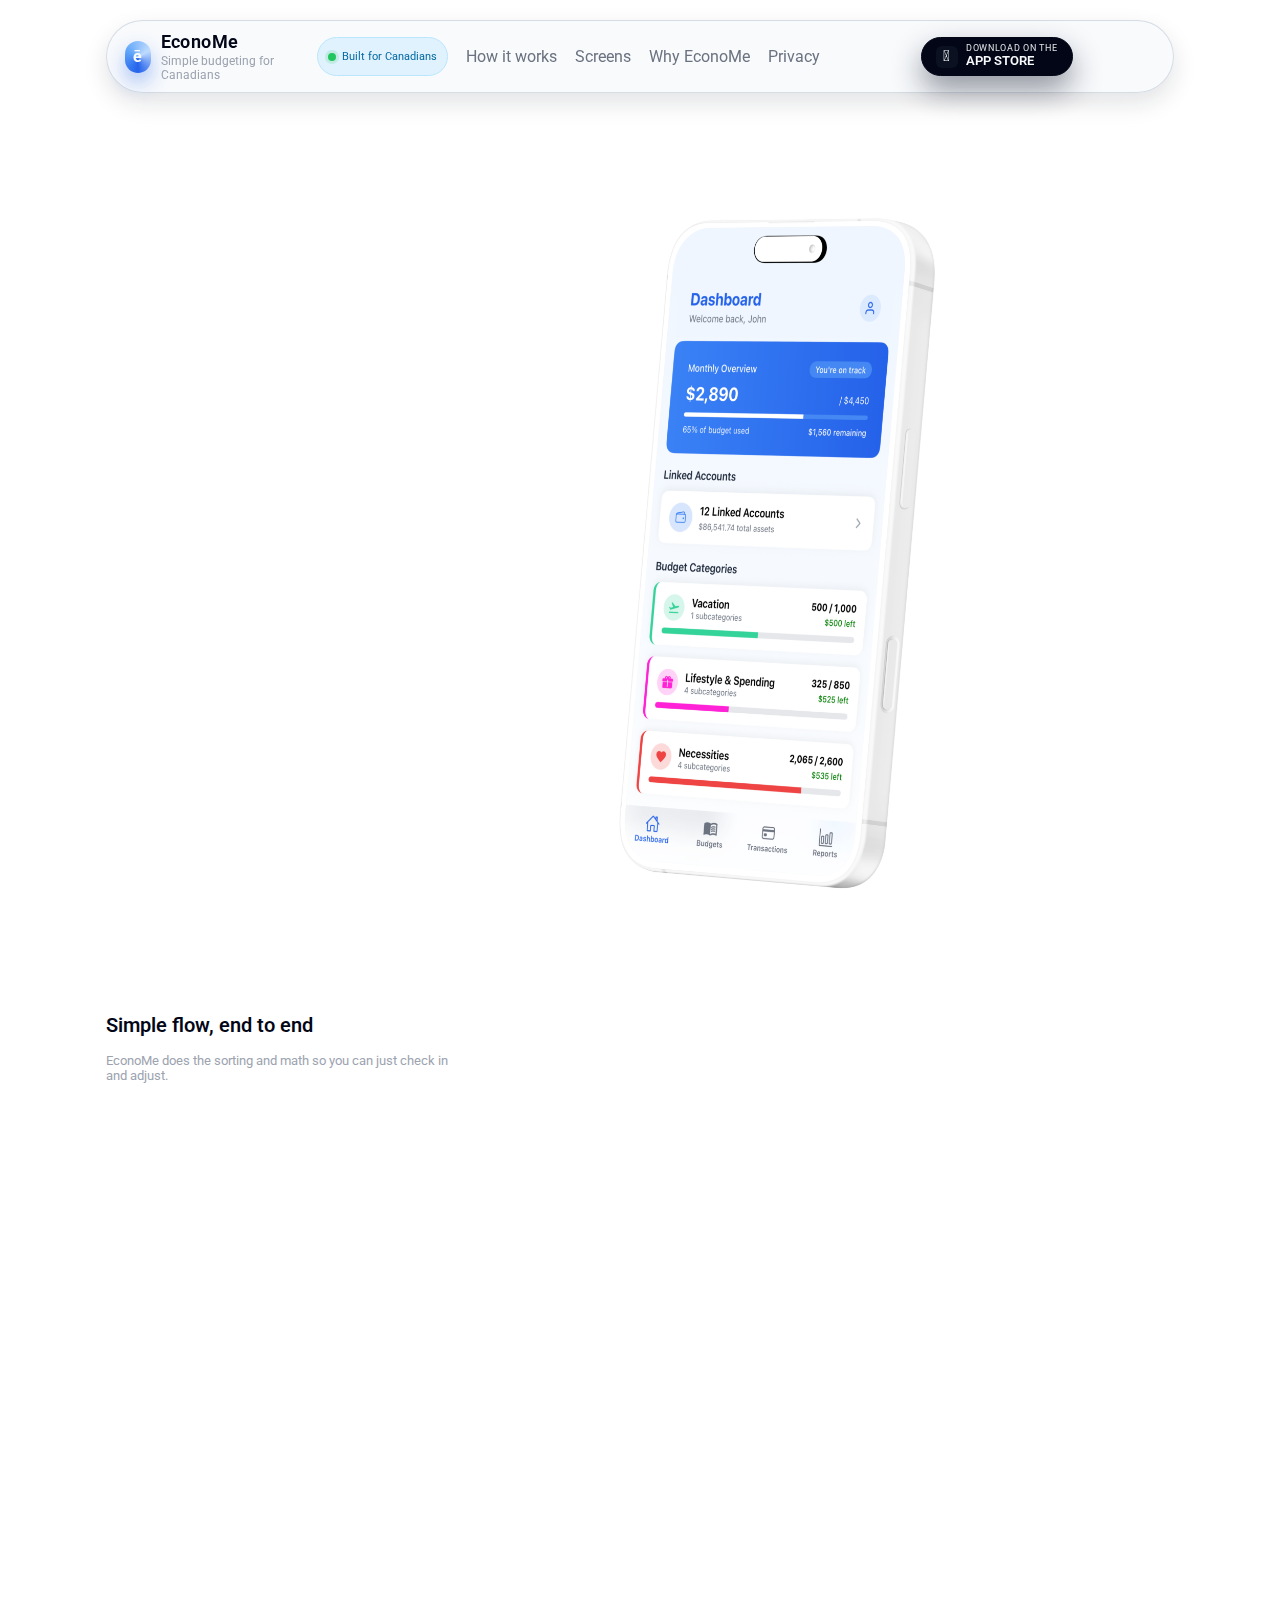
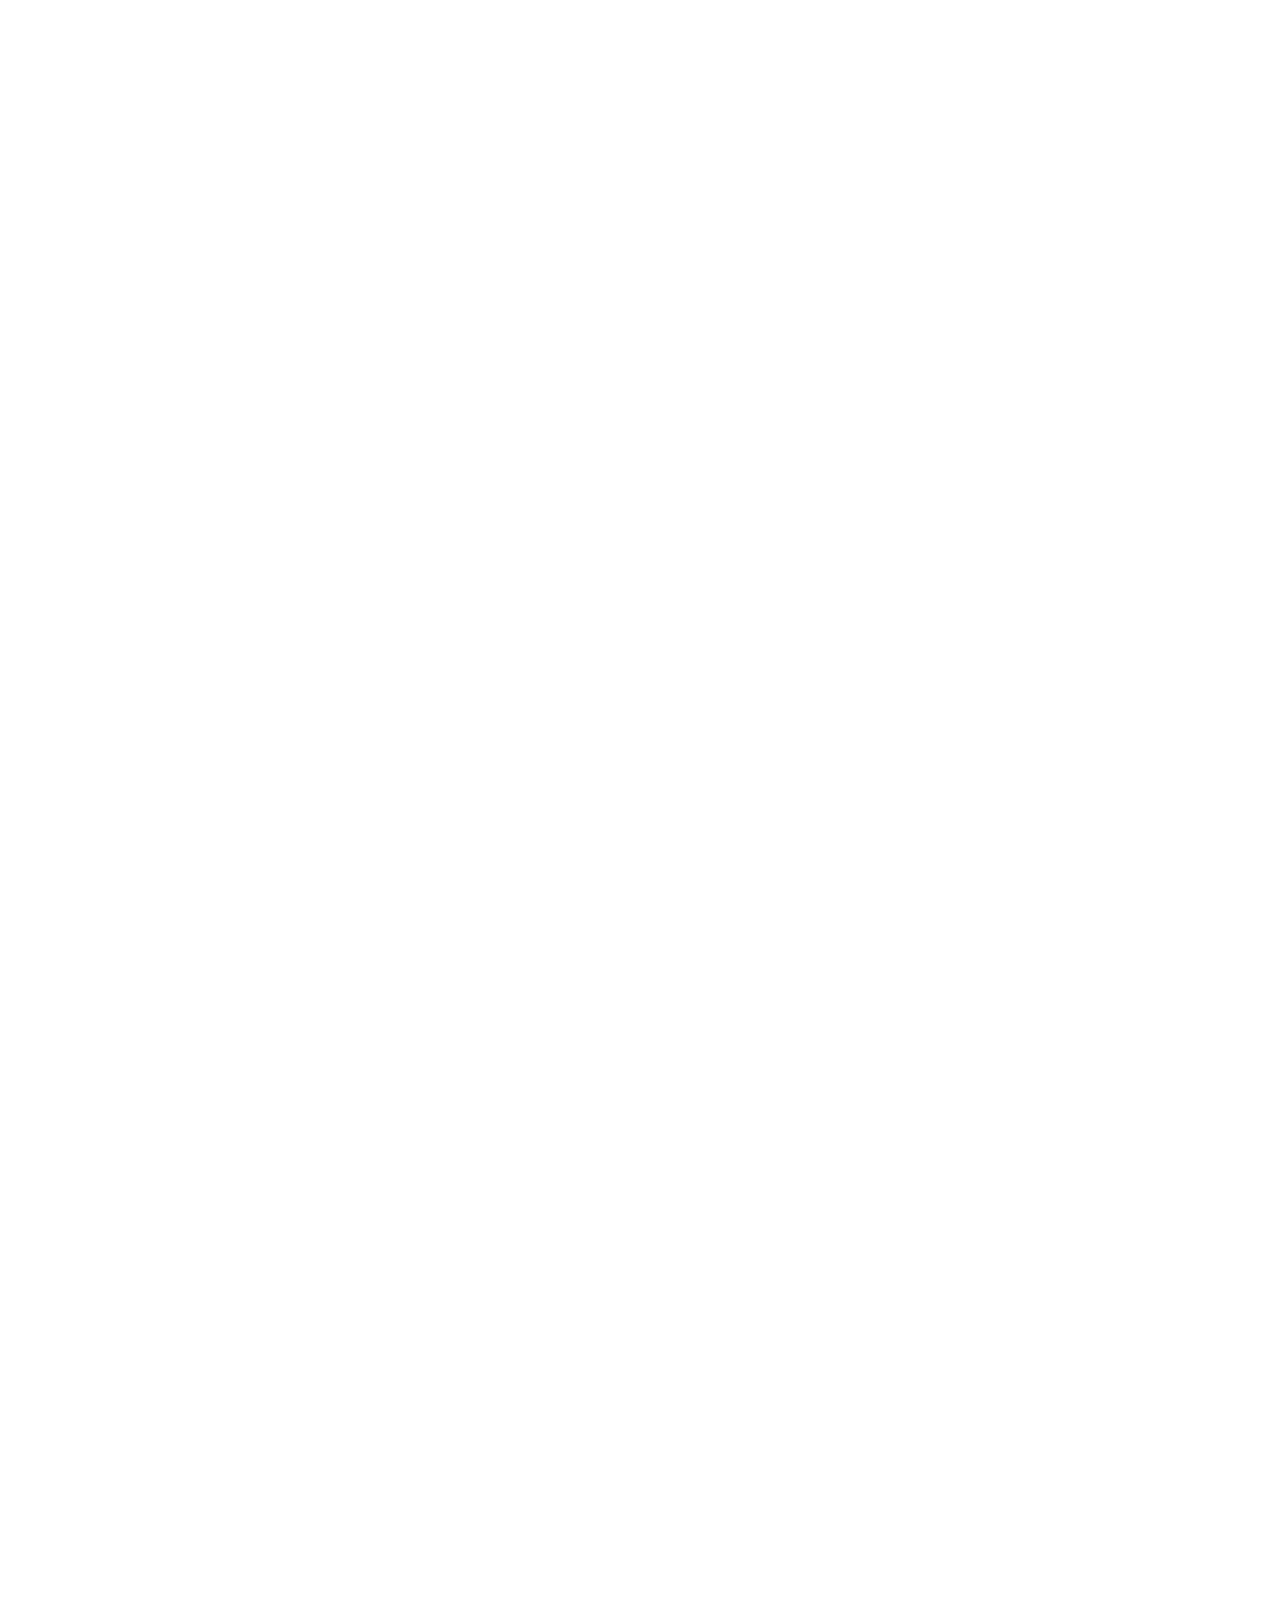
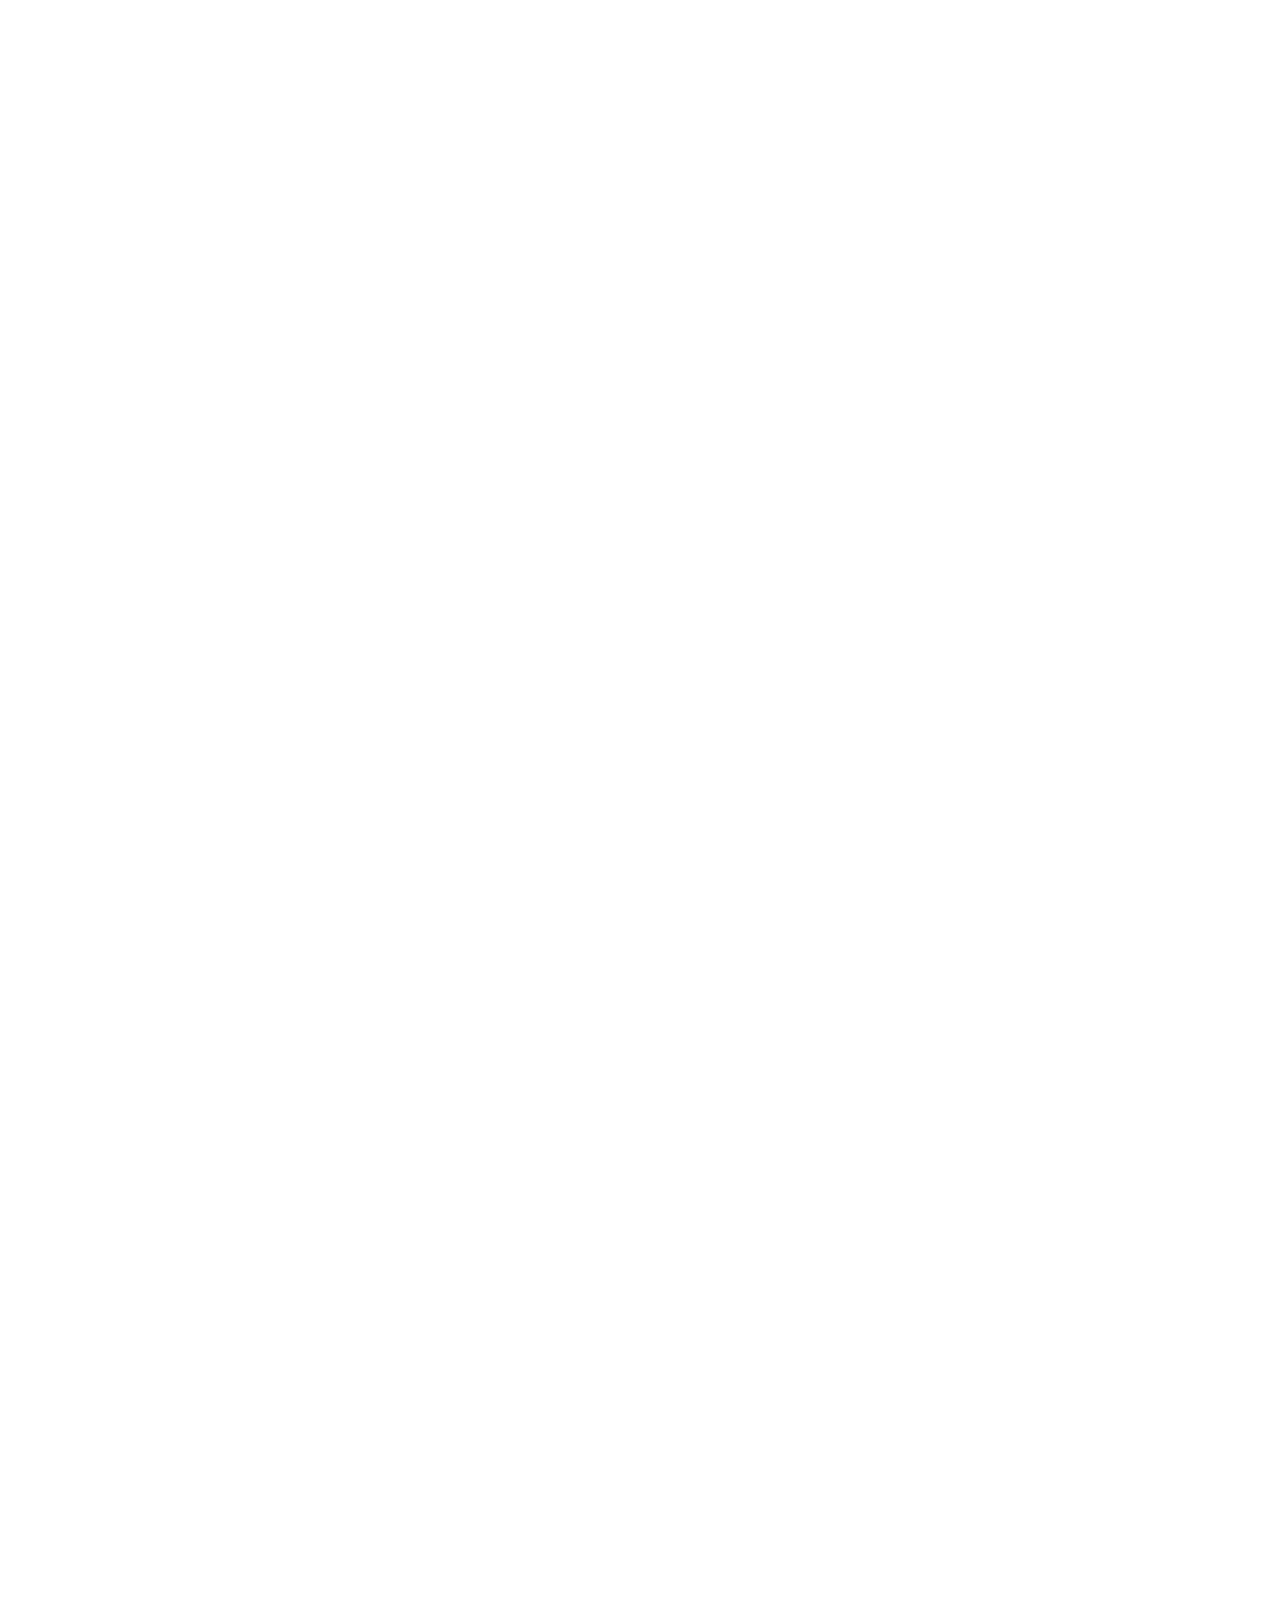
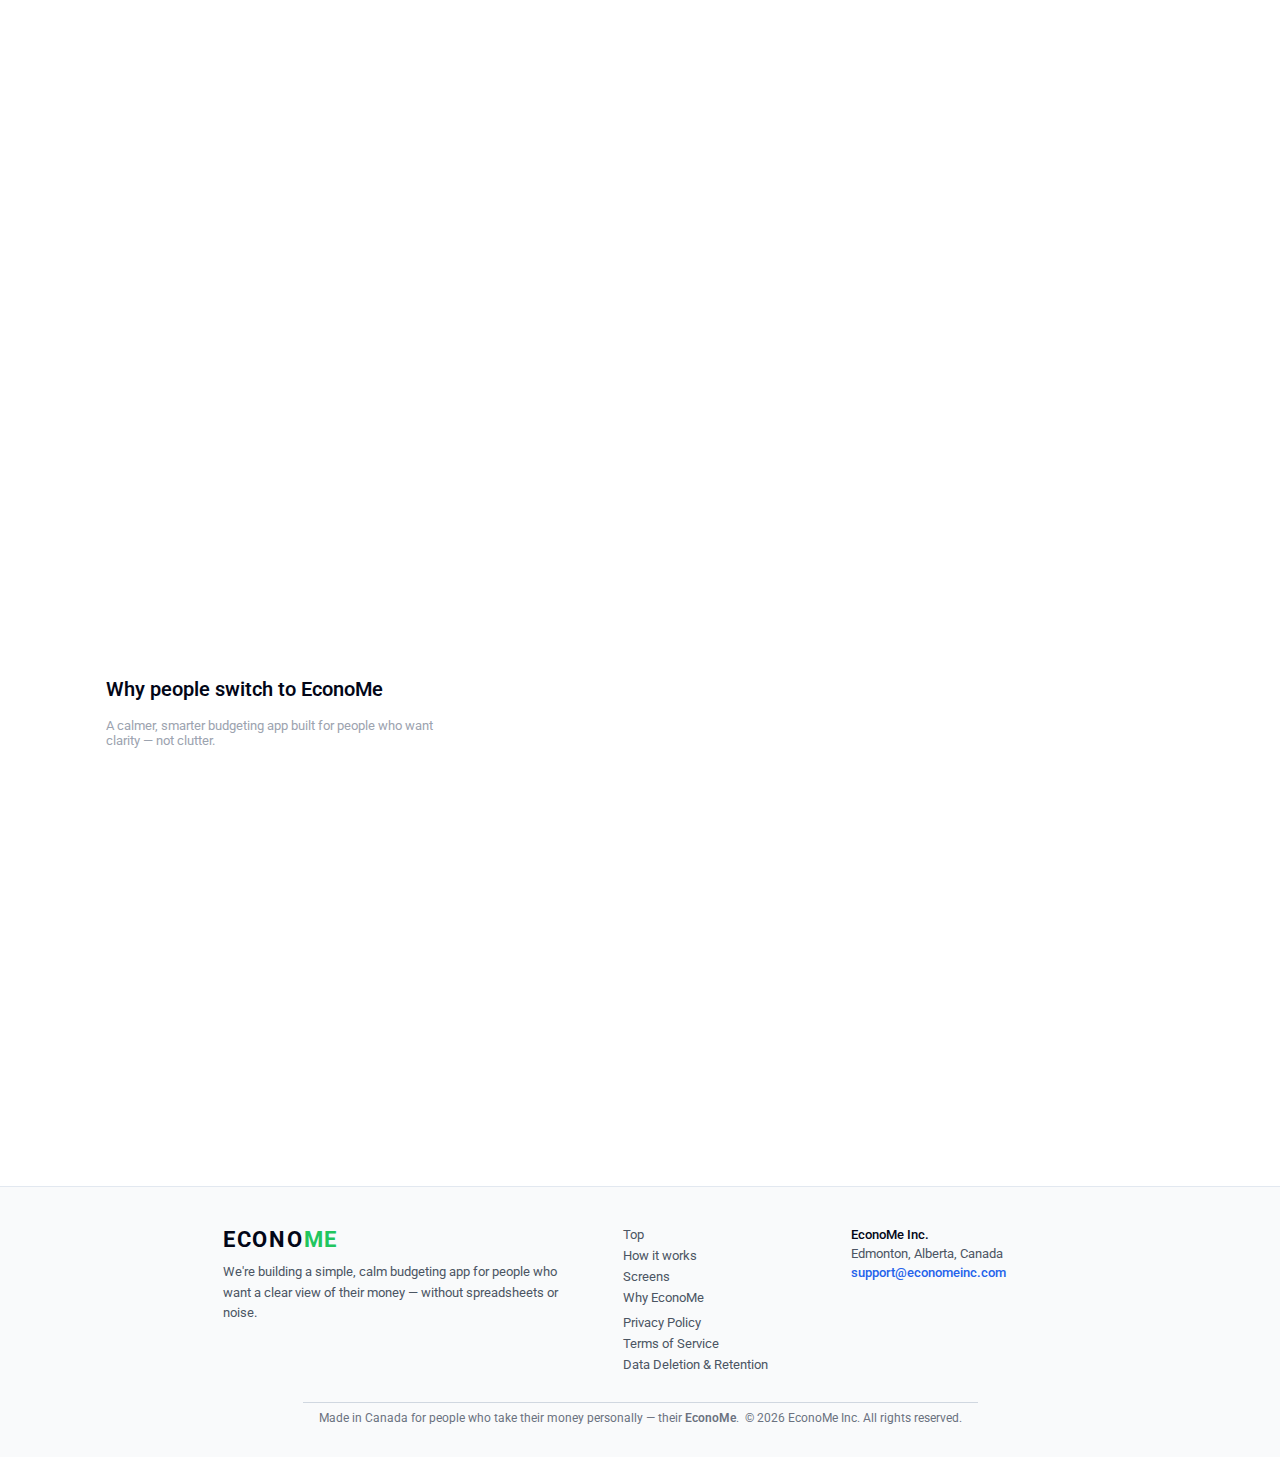
<file: index.html>
<!doctype html>
<html lang="en">
  <head>
    <meta charset="UTF-8" />
    <title>EconoMe — Simple Budgeting App for Canadians</title>
    <meta name="viewport" content="width=device-width, initial-scale=1" />
    <meta
      name="description"
      content="EconoMe is a simple budgeting app for Canadians. Connect your bank, set clear budgets, and see your money at a glance."
    />

    <!-- Split styles -->
    <link rel="icon" href="/favicon.ico" sizes="any" />
    <link rel="icon" type="image/png" href="/favicon-32x32.png" sizes="32x32" />
    <link rel="icon" type="image/png" href="/favicon-16x16.png" sizes="16x16" />
    <link rel="apple-touch-icon" href="/apple-touch-icon.png" sizes="180x180" />
    <link rel="preconnect" href="https://fonts.googleapis.com" />
    <link rel="preconnect" href="https://fonts.gstatic.com" crossorigin />
    <link
      href="https://fonts.googleapis.com/css2?family=Roboto:wght@400;500;600;700&display=swap"
      rel="stylesheet"
    />
    <link rel="stylesheet" href="styles/base.css" />
    <link rel="stylesheet" href="styles/header.css" />
    <link rel="stylesheet" href="styles/hero.css" />
    <link rel="stylesheet" href="styles/features.css" />
    <link rel="stylesheet" href="styles/screens.css" />
    <link rel="stylesheet" href="styles/why.css" />
    <link rel="stylesheet" href="styles/footer.css" />
  </head>

  <body>
    <div class="page">
      <div class="shell">
        <!-- HEADER -->
        <div class="shell-header-wrap">
          <header>
            <div class="brand">
              <div class="brand-mark"><span>ē</span></div>
              <div class="brand-text">
                <div class="brand-name">EconoMe</div>
                <div class="brand-tagline">Simple budgeting for Canadians</div>
              </div>
            </div>

            <nav class="header-nav">
              <span class="pill">
                <span class="pill-dot"></span>
                Built for Canadians
              </span>

              <div class="nav-links">
                <a href="#features">How it works</a>
                <a href="#screens">Screens</a>
                <a href="#why">Why EconoMe</a>
                <a href="#privacy">Privacy</a>
              </div>
              <!-- Un-comment this after launch  -->
              <a
                href="https://apps.apple.com/ca/app/econome/id6755701396"
                class="nav-store-btn"
                target="_blank"
                rel="noopener noreferrer"
              >
                <span class="nav-store-icon"></span>
                <span class="nav-store-text">
                  <span class="nav-store-eyebrow">Download on the</span>
                  <span class="nav-store-label">APP&nbsp;STORE</span>
                </span>
              </a>
              <!-- <a href="waitlist.html" class="nav-store-btn">
                <span class="nav-store-icon">⏳</span>
                <span class="nav-store-text">
                  <span class="nav-store-eyebrow">Join The</span>
                  <span class="nav-store-label">WAITLIST</span>
                </span>
              </a> -->
            </nav>
          </header>
        </div>

        <main>
          <!-- HERO -->
          <section class="hero">
            <div class="hero-card">
              <div class="hero-inner">
                <!-- Left: clean headline -->
                <div class="hero-text">
                  <h1 class="hero-title">
                    <span class="hero-word" data-order="4">Budgeting,</span
                    ><br />
                    <span class="hero-word" data-order="3">made</span><br />
                    <span class="hero-word" data-order="2">beautifully</span
                    ><br />
                    <span class="hero-word hero-title-accent" data-order="1"
                      >simple.</span
                    >
                  </h1>
                </div>

                <!-- Right: device render -->
                <div class="hero-visual" aria-hidden="true">
                  <div class="hero-device">
                    <img src="assets/screenshots/hero.png" alt="" />
                  </div>
                </div>
              </div>
            </div>
          </section>

          <!-- FEATURES / HOW IT WORKS -->
          <section class="section" id="features">
            <div class="section-header">
              <div>
                <h2 class="section-title">Simple flow, end to end</h2>
                <p class="section-sub">
                  EconoMe does the sorting and math so you can just check in and
                  adjust.
                </p>
              </div>
            </div>

            <div class="features-row">
              <article class="feature-card reveal" data-reveal="up">
                <div class="feature-icon">⇄</div>
                <div class="feature-title">Auto-imported spending</div>
                <p class="feature-body">
                  Connect your Canadian bank and cards once. New transactions
                  just show up.
                </p>
              </article>

              <article class="feature-card reveal" data-reveal="up">
                <div class="feature-icon">🧠</div>
                <div class="feature-title">Smart rules</div>
                <p class="feature-body">
                  Tell EconoMe once how to treat a merchant. We’ll remember it
                  next time.
                </p>
              </article>

              <article class="feature-card reveal" data-reveal="up">
                <div class="feature-icon">📊</div>
                <div class="feature-title">Budgets that stay in sync</div>
                <p class="feature-body">
                  Budgets, transactions, and reports all use the same live data.
                </p>
              </article>
            </div>
          </section>

          <!-- SCREEN STORIES -->
          <section class="section" id="screens">
            <div class="section-header reveal" data-reveal="up">
              <div>
                <h2 class="section-title">This is what EconoMe feels like</h2>
                <p class="section-sub">
                  A few clean screens you'll actually want to open each week.
                </p>
              </div>
            </div>

            <!-- Budgets -->
            <div class="screen-section reveal" data-reveal="up">
              <div class="screen-layout">
                <div class="screen-shot">
                  <img
                    src="assets/screenshots/screen-budgets-every-dollar.png"
                    alt="Budgets screen showing categories and remaining amounts."
                  />
                </div>
                <div class="screen-copy">
                  <div class="screen-copy-label"><span></span> Budgets</div>
                  <h3>Every category, in one view.</h3>
                  <p>See what's left before you spend, not after.</p>
                </div>
              </div>
            </div>

            <!-- Transactions -->
            <div class="screen-section reveal" data-reveal="up">
              <div class="screen-layout reverse">
                <div class="screen-shot">
                  <img
                    src="assets/screenshots/screen-transactions-know-money.png"
                    alt="Transactions screen with recent purchases and net flow."
                  />
                </div>
                <div class="screen-copy">
                  <div class="screen-copy-label">
                    <span></span> Transactions
                  </div>
                  <h3>Every purchase, in context.</h3>
                  <p>See where it landed and how it affects your month.</p>
                </div>
              </div>
            </div>

            <!-- Alerts + reports -->
            <div class="screen-section reveal" data-reveal="up">
              <div class="screen-layout">
                <div class="screen-shot-duo">
                  <img
                    src="assets/screenshots/screen-alerts-smart.png"
                    alt="Budget alerts for spending thresholds and low amount remaining."
                  />
                  <img
                    src="assets/screenshots/screen-reports-insights-no-math.png"
                    alt="Reports screen with income, expenses, and savings trend."
                  />
                </div>
                <div class="screen-copy">
                  <div class="screen-copy-label">
                    <span></span> Alerts &amp; reports
                  </div>
                  <h3>Gentle nudges, clear charts.</h3>
                  <p>
                    Get warned before you overspend, and spot trends at a
                    glance.
                  </p>
                </div>
              </div>
            </div>

            <!-- Deep dive -->
            <div class="screen-section reveal" data-reveal="up">
              <div class="screen-layout reverse">
                <div class="screen-shot">
                  <img
                    src="assets/screenshots/screen-reports-big-picture-detail.png"
                    alt="Group and item-level reports with spending breakdowns."
                  />
                </div>
                <div class="screen-copy">
                  <div class="screen-copy-label"><span></span> Deep dive</div>
                  <h3>Zoom in when you want detail.</h3>
                  <p>
                    Open group and item reports to see exactly what changed.
                  </p>
                </div>
              </div>
            </div>
          </section>

          <!-- WHY / SOCIAL PROOF -->
          <section class="section" id="why">
            <div class="section-header">
              <div>
                <h2 class="section-title">Why people switch to EconoMe</h2>
                <p class="section-sub">
                  A calmer, smarter budgeting app built for people who want
                  clarity — not clutter.
                </p>
              </div>
            </div>

            <div class="testimonial reveal" data-reveal="up">
              <div>
                <p class="testimonial-quote">
                  <strong
                    >“Within a week, I finally understood where my money was
                    going.”</strong
                  >
                </p>
                <div class="testimonial-source">
                  Early EconoMe tester — former Mint user
                </div>
              </div>

              <div class="testimonial-metric-wrap">
                <div class="testimonial-tag">
                  <span></span> Designed for results
                </div>
                <div class="testimonial-metric">
                  60+ <span>categories, perfectly organized</span>
                </div>
                <div class="testimonial-caption">
                  Essentials, fun, subscriptions — everything rolled into one
                  clean, connected budget.
                </div>
              </div>
            </div>

            <div class="cta-bar reveal" data-reveal="up">
              <div class="cta-content">
                <div class="cta-text">EconoMe is live on the App Store.</div>
                <div class="cta-sub">
                  Download now and start getting a clearer view of your money in
                  minutes.
                </div>
              </div>

              <div class="cta-actions">
                <a
                  class="btn btn-primary"
                  href="https://apps.apple.com/ca/app/econome/id6755701396"
                  target="_blank"
                  rel="noopener noreferrer"
                >
                  Check it out
                </a>
              </div>
            </div>
          </section>
        </main>
      </div>

      <!-- FOOTER -->
      <footer class="site-footer">
        <div class="footer-grid">
          <!-- Left: brand + blurb -->
          <div class="footer-col footer-col-brand">
            <div class="footer-logo">Econo<span>Me</span></div>
            <p class="footer-blurb">
              We're building a simple, calm budgeting app for people who want a
              clear view of their money — without spreadsheets or noise.
            </p>
          </div>

          <!-- Middle: nav + legal -->
          <div class="footer-col footer-col-links">
            <nav class="footer-nav">
              <a href="#top">Top</a>
              <a href="#features">How it works</a>
              <a href="#screens">Screens</a>
              <a href="#why">Why EconoMe</a>
            </nav>
            <nav class="footer-nav footer-nav-legal">
              <a href="privacy-policy.html">Privacy Policy</a>
              <a href="terms.html">Terms of Service</a>
              <a href="data-retention.html">Data Deletion &amp; Retention</a>
            </nav>
          </div>

          <!-- Right: company + location -->
          <div class="footer-col footer-col-meta">
            <div class="footer-company">EconoMe Inc.</div>
            <div class="footer-location">Edmonton, Alberta, Canada</div>
            <a href="mailto:support@economeinc.com" class="footer-email">
              support@economeinc.com
            </a>
          </div>
        </div>

        <div class="footer-bottom">
          <div class="footer-made">
            Made in Canada for people who take their money personally — their
            <strong>EconoMe</strong>.
          </div>
          <div class="footer-copy">
            © <span id="year"></span> EconoMe Inc. All rights reserved.
          </div>
        </div>
      </footer>

      <!-- Scroll-to-top pill -->
      <button class="scroll-top" id="scrollTopBtn" aria-label="Back to top">
        ↑ Top
      </button>
    </div>

    <script src="main.js" defer></script>
  </body>
</html>
</file>
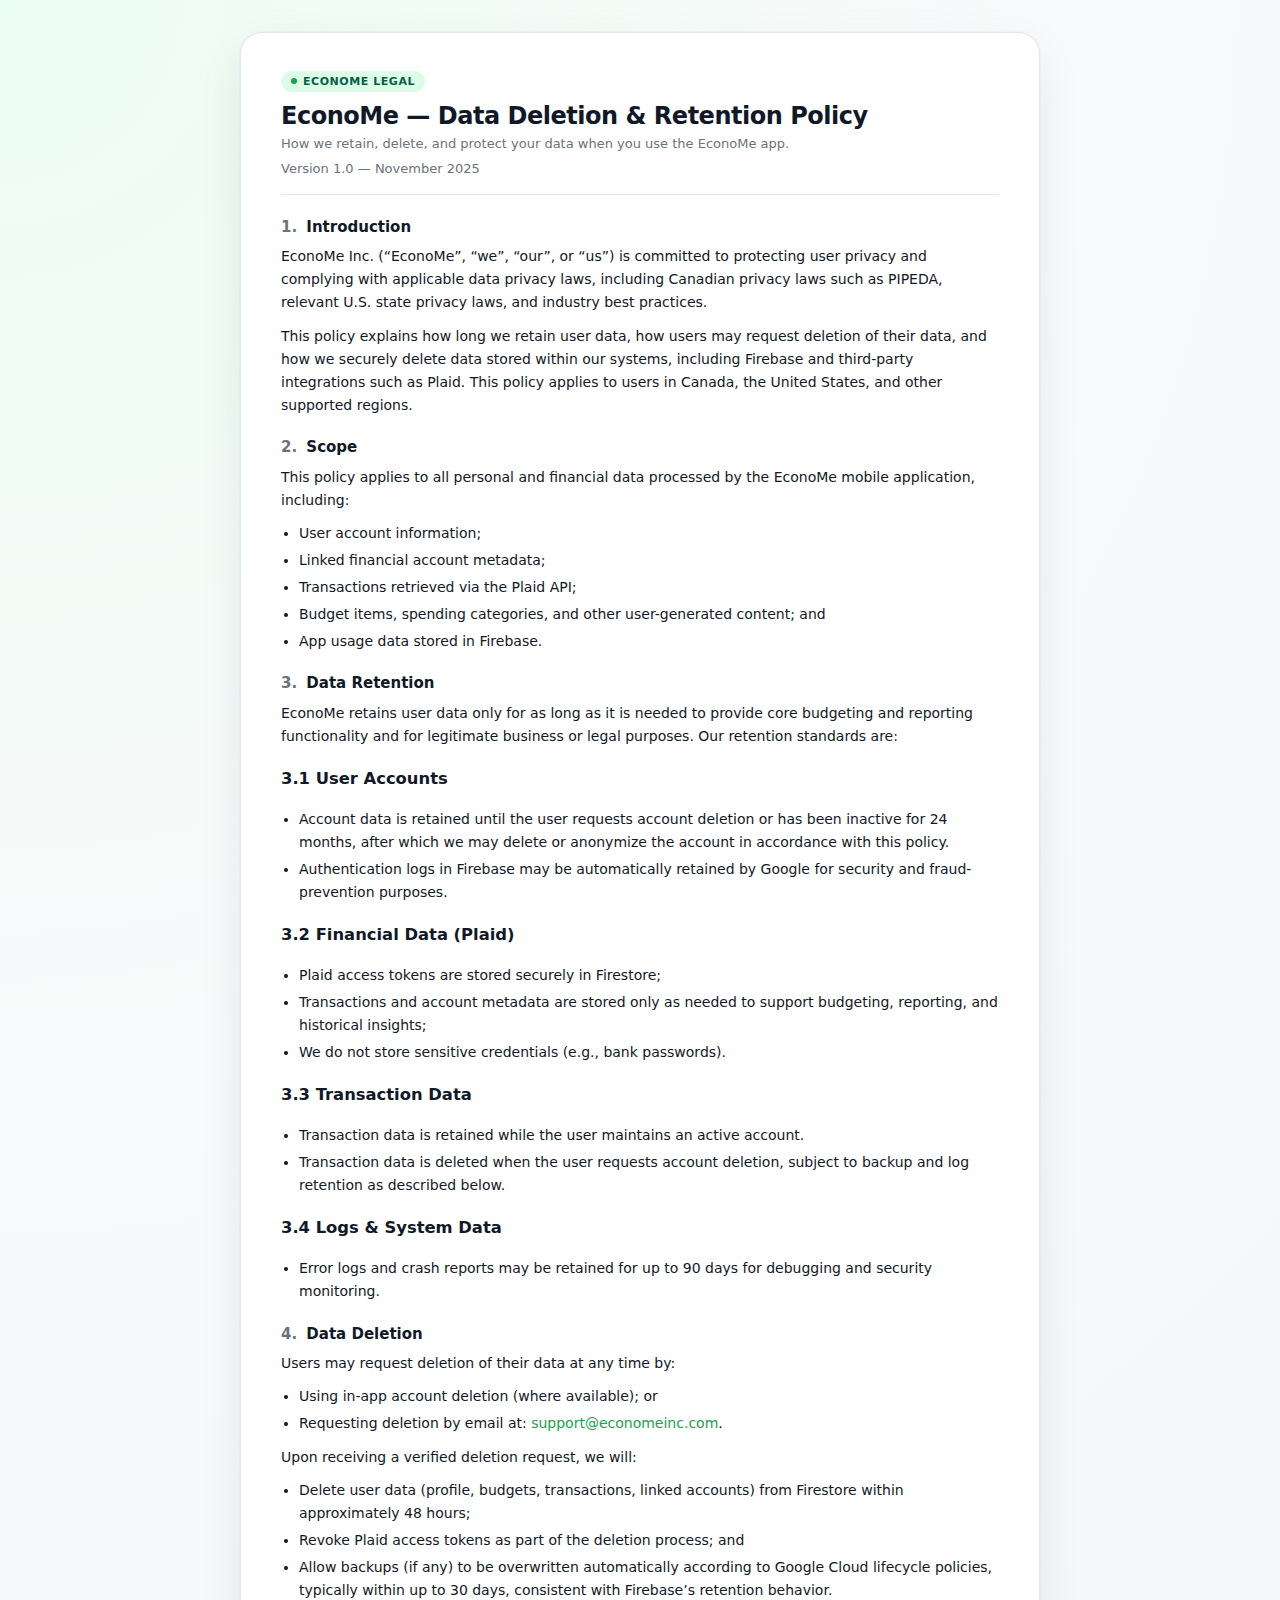
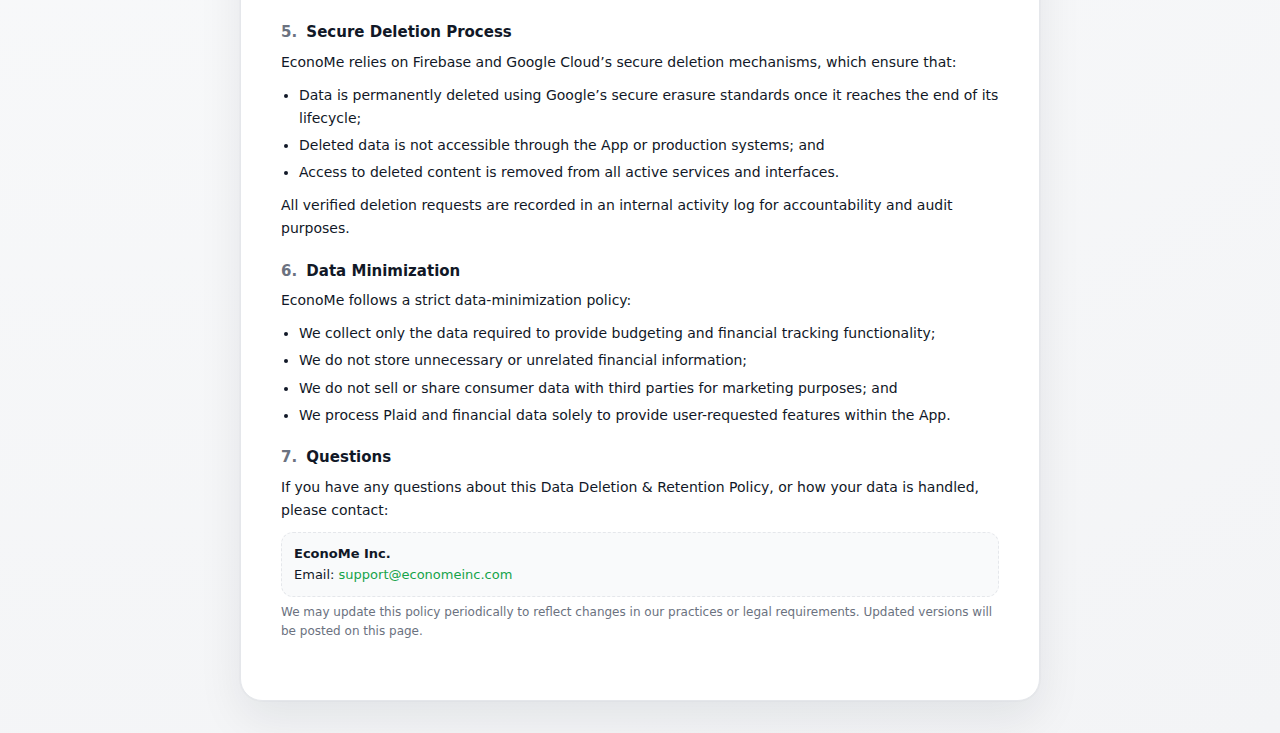
<file: data-retention.html>
<!DOCTYPE html>
<html lang="en">
  <head>
    <meta charset="UTF-8" />
    <title>EconoMe — Data Deletion &amp; Retention Policy</title>
    <meta name="viewport" content="width=device-width, initial-scale=1" />
    <link rel="icon" type="image/png" href="assets/header/piggyWebIcon.png" />
    <style>
      :root {
        color-scheme: light dark;
        --bg: #f9fafb;
        --bg-card: #ffffff;
        --border-subtle: #e5e7eb;
        --text-main: #111827;
        --text-muted: #6b7280;
        --accent: #16a34a;
        --accent-soft: #dcfce7;
      }

      * {
        box-sizing: border-box;
      }

      body {
        margin: 0;
        font-family: system-ui, -apple-system, BlinkMacSystemFont, "SF Pro Text",
          "Segoe UI", sans-serif;
        background: radial-gradient(
          circle at top left,
          #ecfdf3 0,
          #f9fafb 40%,
          #f3f4f6 100%
        );
        color: var(--text-main);
      }

      .page {
        min-height: 100vh;
        display: flex;
        align-items: stretch;
        justify-content: center;
        padding: 32px 16px;
      }

      .card {
        max-width: 800px;
        width: 100%;
        background: var(--bg-card);
        border-radius: 18px;
        padding: 28px 22px 32px;
        box-shadow: 0 18px 45px rgba(15, 23, 42, 0.08),
          0 0 0 1px rgba(15, 23, 42, 0.02);
        border: 1px solid var(--border-subtle);
      }

      @media (min-width: 768px) {
        .card {
          padding: 36px 40px 40px;
          border-radius: 22px;
        }
      }

      header {
        border-bottom: 1px solid var(--border-subtle);
        padding-bottom: 18px;
        margin-bottom: 20px;
      }

      .badge {
        display: inline-flex;
        align-items: center;
        gap: 6px;
        padding: 4px 10px;
        border-radius: 999px;
        background: var(--accent-soft);
        color: #065f46;
        font-size: 11px;
        font-weight: 600;
        letter-spacing: 0.05em;
        text-transform: uppercase;
        margin-bottom: 10px;
      }

      .badge-dot {
        width: 6px;
        height: 6px;
        border-radius: 999px;
        background: var(--accent);
      }

      h1 {
        margin: 0 0 6px;
        font-size: 24px;
        font-weight: 800;
        letter-spacing: -0.02em;
      }

      .meta {
        margin: 0;
        font-size: 13px;
        color: var(--text-muted);
      }

      .meta span + span::before {
        content: "•";
        margin: 0 6px;
      }

      main {
        font-size: 14px;
        line-height: 1.65;
      }

      section {
        margin-bottom: 18px;
      }

      h2 {
        font-size: 15px;
        margin: 0 0 6px;
        font-weight: 700;
      }

      p {
        margin: 0 0 10px;
      }

      ul {
        margin: 6px 0 10px 18px;
        padding: 0;
      }

      li {
        margin-bottom: 4px;
      }

      .section-number {
        font-weight: 700;
        color: var(--text-muted);
        margin-right: 4px;
      }

      .contact-block {
        margin-top: 6px;
        padding: 10px 12px;
        border-radius: 12px;
        background: #f9fafb;
        border: 1px dashed #e5e7eb;
        font-size: 13px;
      }

      a {
        color: var(--accent);
        text-decoration: none;
      }

      a:hover {
        text-decoration: underline;
      }

      .subtitle {
        font-size: 13px;
        color: var(--text-muted);
        margin-top: 2px;
      }

      .footer-note {
        font-size: 12px;
        color: var(--text-muted);
        margin-top: 6px;
      }
    </style>
  </head>
  <body>
    <div class="page">
      <article class="card">
        <header>
          <div class="badge">
            <span class="badge-dot"></span>
            <span>EconoMe Legal</span>
          </div>
          <h1>EconoMe — Data Deletion &amp; Retention Policy</h1>
          <p class="subtitle">
            How we retain, delete, and protect your data when you use the
            EconoMe app.
          </p>
          <p class="meta">
            <span>Version 1.0 — November 2025</span>
          </p>
        </header>

        <main>
          <section>
            <h2><span class="section-number">1.</span> Introduction</h2>
            <p>
              EconoMe Inc. (“EconoMe”, “we”, “our”, or “us”) is committed to
              protecting user privacy and complying with applicable data privacy
              laws, including Canadian privacy laws such as PIPEDA, relevant
              U.S. state privacy laws, and industry best practices.
            </p>
            <p>
              This policy explains how long we retain user data, how users may
              request deletion of their data, and how we securely delete data
              stored within our systems, including Firebase and third-party
              integrations such as Plaid. This policy applies to users in
              Canada, the United States, and other supported regions.
            </p>
          </section>

          <section>
            <h2><span class="section-number">2.</span> Scope</h2>
            <p>
              This policy applies to all personal and financial data processed
              by the EconoMe mobile application, including:
            </p>
            <ul>
              <li>User account information;</li>
              <li>Linked financial account metadata;</li>
              <li>Transactions retrieved via the Plaid API;</li>
              <li>
                Budget items, spending categories, and other user-generated
                content; and
              </li>
              <li>App usage data stored in Firebase.</li>
            </ul>
          </section>

          <section>
            <h2><span class="section-number">3.</span> Data Retention</h2>
            <p>
              EconoMe retains user data only for as long as it is needed to
              provide core budgeting and reporting functionality and for
              legitimate business or legal purposes. Our retention standards
              are:
            </p>

            <h3>3.1 User Accounts</h3>
            <ul>
              <li>
                Account data is retained until the user requests account
                deletion or has been inactive for 24 months, after which we may
                delete or anonymize the account in accordance with this policy.
              </li>
              <li>
                Authentication logs in Firebase may be automatically retained by
                Google for security and fraud-prevention purposes.
              </li>
            </ul>

            <h3>3.2 Financial Data (Plaid)</h3>
            <ul>
              <li>Plaid access tokens are stored securely in Firestore;</li>
              <li>
                Transactions and account metadata are stored only as needed to
                support budgeting, reporting, and historical insights;
              </li>
              <li>
                We do not store sensitive credentials (e.g., bank passwords).
              </li>
            </ul>

            <h3>3.3 Transaction Data</h3>
            <ul>
              <li>
                Transaction data is retained while the user maintains an active
                account.
              </li>
              <li>
                Transaction data is deleted when the user requests account
                deletion, subject to backup and log retention as described
                below.
              </li>
            </ul>

            <h3>3.4 Logs &amp; System Data</h3>
            <ul>
              <li>
                Error logs and crash reports may be retained for up to 90 days
                for debugging and security monitoring.
              </li>
            </ul>
          </section>

          <section>
            <h2><span class="section-number">4.</span> Data Deletion</h2>
            <p>Users may request deletion of their data at any time by:</p>
            <ul>
              <li>Using in-app account deletion (where available); or</li>
              <li>
                Requesting deletion by email at:
                <a href="mailto:support@economeinc.com"
                  >support@economeinc.com</a
                >.
              </li>
            </ul>
            <p>Upon receiving a verified deletion request, we will:</p>
            <ul>
              <li>
                Delete user data (profile, budgets, transactions, linked
                accounts) from Firestore within approximately 48 hours;
              </li>
              <li>
                Revoke Plaid access tokens as part of the deletion process; and
              </li>
              <li>
                Allow backups (if any) to be overwritten automatically according
                to Google Cloud lifecycle policies, typically within up to 30
                days, consistent with Firebase’s retention behavior.
              </li>
            </ul>
          </section>

          <section>
            <h2>
              <span class="section-number">5.</span> Secure Deletion Process
            </h2>
            <p>
              EconoMe relies on Firebase and Google Cloud’s secure deletion
              mechanisms, which ensure that:
            </p>
            <ul>
              <li>
                Data is permanently deleted using Google’s secure erasure
                standards once it reaches the end of its lifecycle;
              </li>
              <li>
                Deleted data is not accessible through the App or production
                systems; and
              </li>
              <li>
                Access to deleted content is removed from all active services
                and interfaces.
              </li>
            </ul>
            <p>
              All verified deletion requests are recorded in an internal
              activity log for accountability and audit purposes.
            </p>
          </section>

          <section>
            <h2><span class="section-number">6.</span> Data Minimization</h2>
            <p>EconoMe follows a strict data-minimization policy:</p>
            <ul>
              <li>
                We collect only the data required to provide budgeting and
                financial tracking functionality;
              </li>
              <li>
                We do not store unnecessary or unrelated financial information;
              </li>
              <li>
                We do not sell or share consumer data with third parties for
                marketing purposes; and
              </li>
              <li>
                We process Plaid and financial data solely to provide
                user-requested features within the App.
              </li>
            </ul>
          </section>

          <section>
            <h2><span class="section-number">7.</span> Questions</h2>
            <p>
              If you have any questions about this Data Deletion &amp; Retention
              Policy, or how your data is handled, please contact:
            </p>
            <div class="contact-block">
              <strong>EconoMe Inc.</strong><br />
              Email:
              <a href="mailto:support@economeinc.com">support@economeinc.com</a>
            </div>
            <p class="footer-note">
              We may update this policy periodically to reflect changes in our
              practices or legal requirements. Updated versions will be posted
              on this page.
            </p>
          </section>
        </main>
      </article>
    </div>
  </body>
</html>
</file>
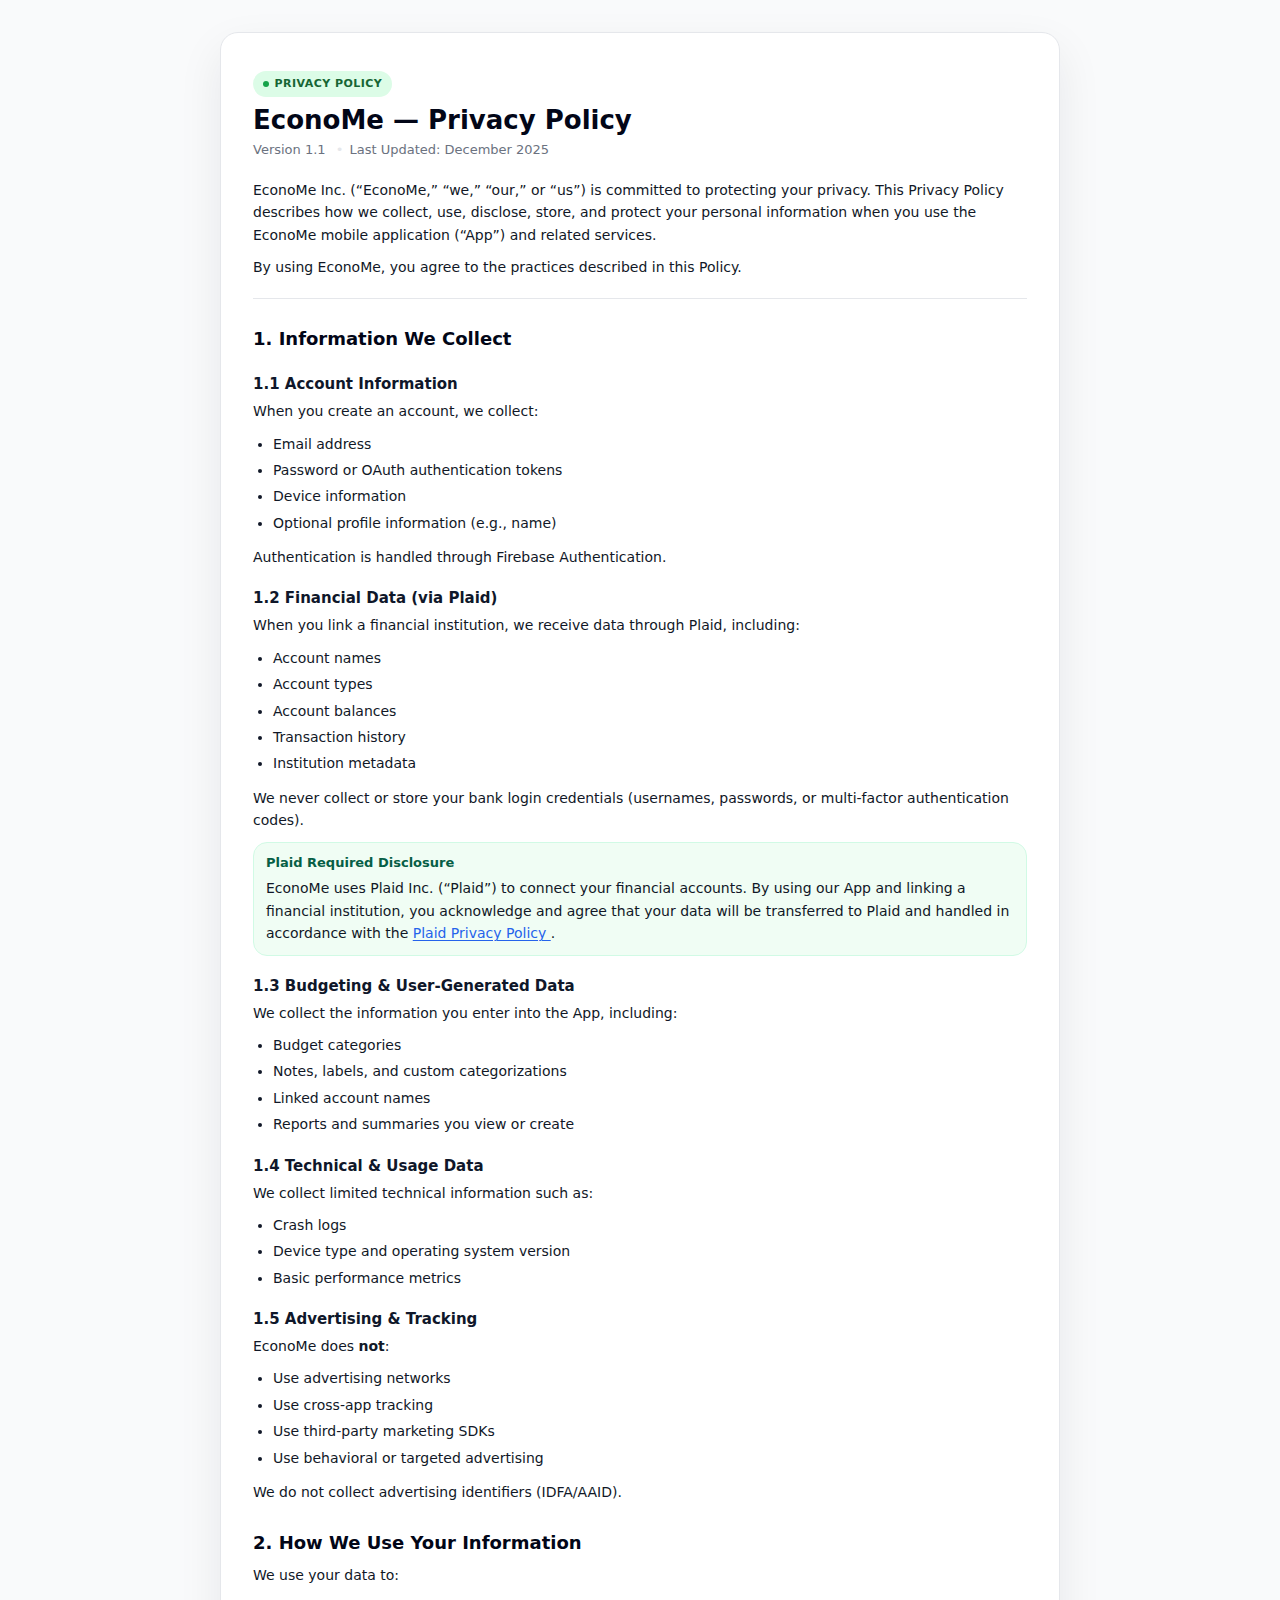
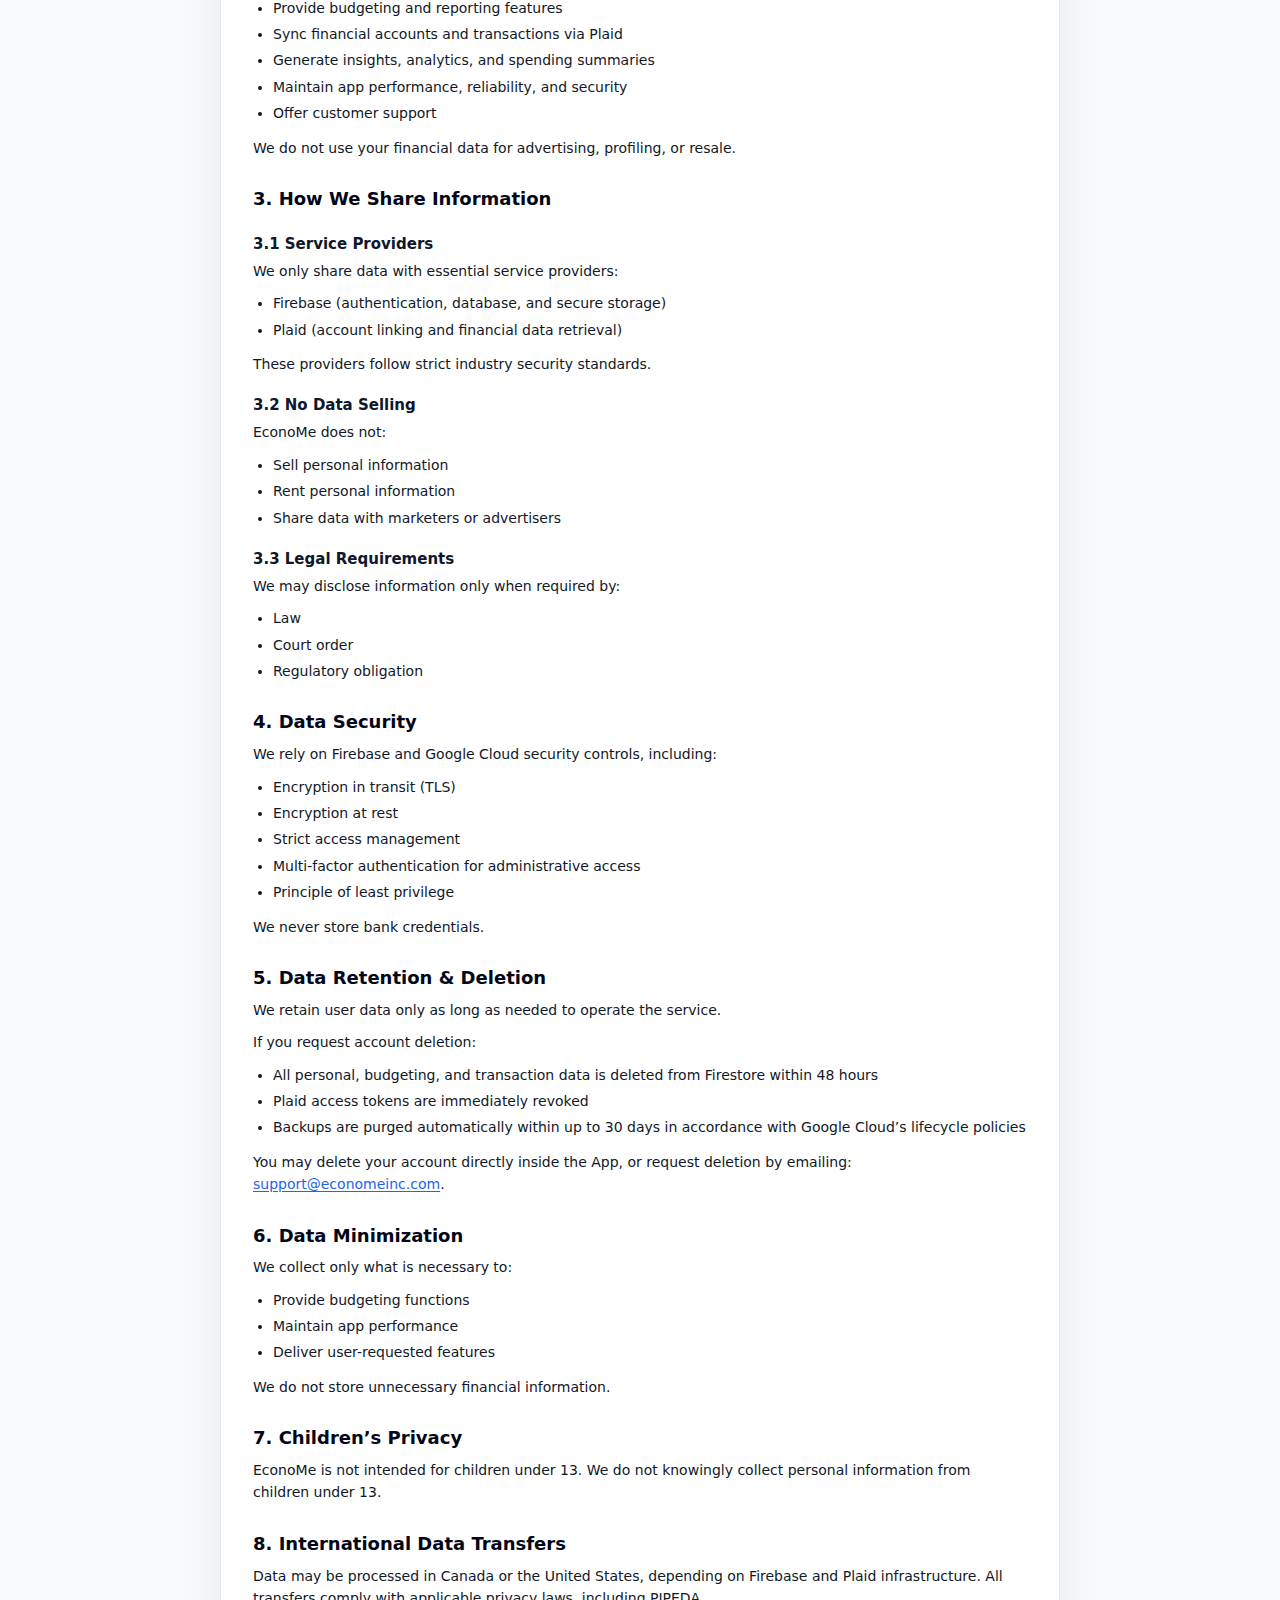
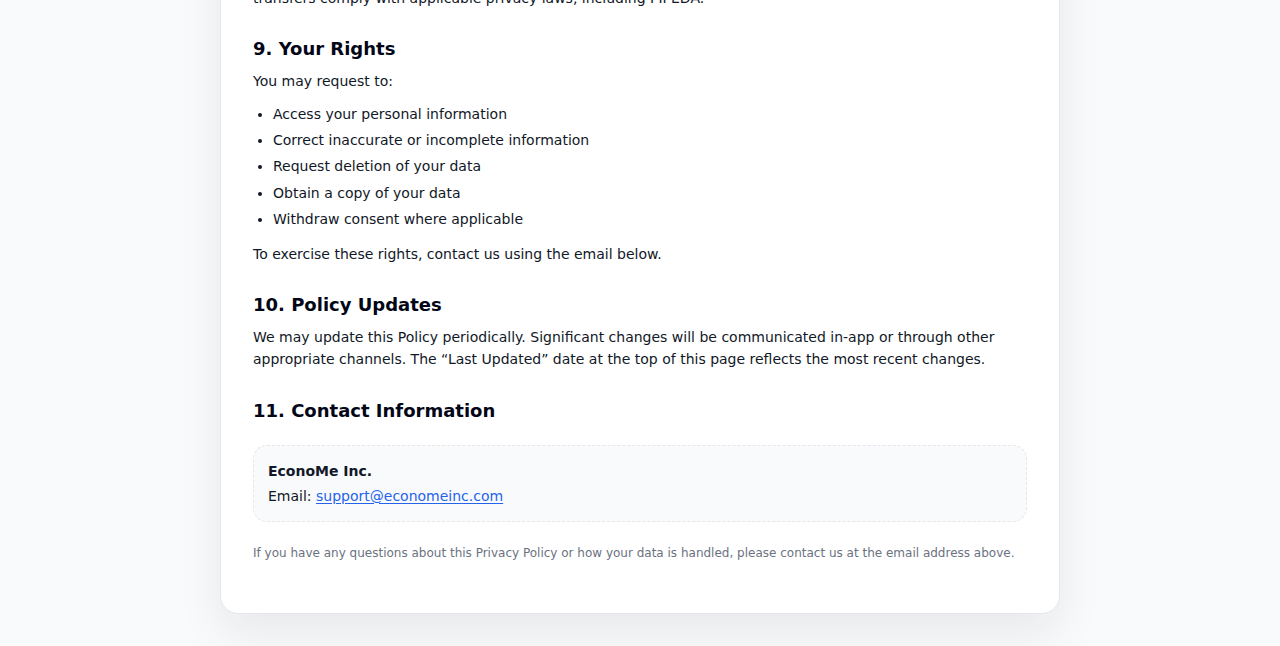
<file: privacy-policy.html>
<!DOCTYPE html>
<html lang="en">
<head>
  <meta charset="UTF-8" />
  <title>EconoMe — Privacy Policy</title>
  <meta name="viewport" content="width=device-width, initial-scale=1" />
  <style>
    :root {
      --bg: #f9fafb;
      --card-bg: #ffffff;
      --border: #e5e7eb;
      --text-main: #111827;
      --text-muted: #6b7280;
      --accent: #16a34a;
      --accent-soft: #dcfce7;
      --heading: #020617;
      --link: #2563eb;
    }

    * {
      box-sizing: border-box;
    }

    body {
      margin: 0;
      padding: 0;
      font-family: system-ui, -apple-system, BlinkMacSystemFont, "Segoe UI",
        sans-serif;
      background-color: var(--bg);
      color: var(--text-main);
      line-height: 1.6;
    }

    .page {
      min-height: 100vh;
      display: flex;
      align-items: flex-start;
      justify-content: center;
      padding: 32px 16px;
    }

    .container {
      width: 100%;
      max-width: 840px;
      background-color: var(--card-bg);
      border-radius: 18px;
      border: 1px solid var(--border);
      padding: 28px 22px 32px;
      box-shadow: 0 18px 45px rgba(15, 23, 42, 0.08);
    }

    @media (min-width: 768px) {
      .container {
        padding: 36px 32px 40px;
      }
    }

    .badge {
      display: inline-flex;
      align-items: center;
      gap: 0.35rem;
      padding: 4px 10px;
      border-radius: 999px;
      background-color: var(--accent-soft);
      color: #166534;
      font-size: 11px;
      font-weight: 600;
      letter-spacing: 0.04em;
      text-transform: uppercase;
      margin-bottom: 8px;
    }

    .badge-dot {
      width: 6px;
      height: 6px;
      border-radius: 999px;
      background-color: var(--accent);
    }

    h1 {
      font-size: 26px;
      line-height: 1.2;
      margin: 0 0 4px;
      color: var(--heading);
    }

    .meta {
      font-size: 13px;
      color: var(--text-muted);
      margin-bottom: 18px;
    }

    .meta span + span::before {
      content: "•";
      margin: 0 6px;
      color: var(--border);
    }

    hr.section-divider {
      border: none;
      border-top: 1px solid var(--border);
      margin: 20px 0 24px;
    }

    h2 {
      font-size: 18px;
      margin: 26px 0 6px;
      color: var(--heading);
    }

    h3 {
      font-size: 15px;
      margin: 18px 0 4px;
      color: #0f172a;
    }

    p {
      margin: 4px 0 10px;
      font-size: 14px;
    }

    ul {
      margin: 4px 0 12px 20px;
      padding-left: 0;
      font-size: 14px;
    }

    li {
      margin-bottom: 4px;
    }

    a {
      color: var(--link);
      text-decoration: underline;
      text-decoration-thickness: 1px;
      text-underline-offset: 2px;
    }

    a:hover {
      text-decoration-thickness: 2px;
    }

    .highlight-box {
      border-radius: 14px;
      border: 1px solid #d1fae5;
      background: #f0fdf4;
      padding: 10px 12px;
      font-size: 13px;
      margin: 8px 0 14px;
    }

    .highlight-title {
      font-weight: 600;
      color: #065f46;
      margin-bottom: 4px;
      font-size: 13px;
    }

    .contact-block {
      margin-top: 20px;
      padding: 12px 14px;
      border-radius: 14px;
      background-color: #f9fafb;
      border: 1px dashed var(--border);
      font-size: 13px;
    }

    .contact-block p {
      margin: 2px 0;
    }

    .footer-note {
      margin-top: 22px;
      font-size: 12px;
      color: var(--text-muted);
    }
  </style>
</head>
<body>
  <div class="page">
    <main class="container">
      <div class="badge">
        <span class="badge-dot"></span>
        <span>Privacy Policy</span>
      </div>

      <h1>EconoMe — Privacy Policy</h1>

      <div class="meta">
        <span>Version 1.1</span>
        <span>Last Updated: December 2025</span>
      </div>

      <p>
        EconoMe Inc. (“EconoMe,” “we,” “our,” or “us”) is committed to protecting
        your privacy. This Privacy Policy describes how we collect, use, disclose,
        store, and protect your personal information when you use the EconoMe
        mobile application (“App”) and related services.
      </p>
      <p>
        By using EconoMe, you agree to the practices described in this Policy.
      </p>

      <hr class="section-divider" />

      <h2>1. Information We Collect</h2>

      <h3>1.1 Account Information</h3>
      <p>When you create an account, we collect:</p>
      <ul>
        <li>Email address</li>
        <li>Password or OAuth authentication tokens</li>
        <li>Device information</li>
        <li>Optional profile information (e.g., name)</li>
      </ul>
      <p>Authentication is handled through Firebase Authentication.</p>

      <h3>1.2 Financial Data (via Plaid)</h3>
      <p>When you link a financial institution, we receive data through Plaid, including:</p>
      <ul>
        <li>Account names</li>
        <li>Account types</li>
        <li>Account balances</li>
        <li>Transaction history</li>
        <li>Institution metadata</li>
      </ul>
      <p>
        We never collect or store your bank login credentials (usernames,
        passwords, or multi-factor authentication codes).
      </p>

      <div class="highlight-box">
        <div class="highlight-title">Plaid Required Disclosure</div>
        <p style="margin: 0;">
          EconoMe uses Plaid Inc. (“Plaid”) to connect your financial accounts.
          By using our App and linking a financial institution, you acknowledge
          and agree that your data will be transferred to Plaid and handled in
          accordance with the
          <a href="https://plaid.com/legal" target="_blank" rel="noopener noreferrer">
            Plaid Privacy Policy
          </a>.
        </p>
      </div>

      <h3>1.3 Budgeting &amp; User-Generated Data</h3>
      <p>We collect the information you enter into the App, including:</p>
      <ul>
        <li>Budget categories</li>
        <li>Notes, labels, and custom categorizations</li>
        <li>Linked account names</li>
        <li>Reports and summaries you view or create</li>
      </ul>

      <h3>1.4 Technical &amp; Usage Data</h3>
      <p>We collect limited technical information such as:</p>
      <ul>
        <li>Crash logs</li>
        <li>Device type and operating system version</li>
        <li>Basic performance metrics</li>
      </ul>

      <h3>1.5 Advertising &amp; Tracking</h3>
      <p>EconoMe does <strong>not</strong>:</p>
      <ul>
        <li>Use advertising networks</li>
        <li>Use cross-app tracking</li>
        <li>Use third-party marketing SDKs</li>
        <li>Use behavioral or targeted advertising</li>
      </ul>
      <p>We do not collect advertising identifiers (IDFA/AAID).</p>

      <h2>2. How We Use Your Information</h2>
      <p>We use your data to:</p>
      <ul>
        <li>Provide budgeting and reporting features</li>
        <li>Sync financial accounts and transactions via Plaid</li>
        <li>Generate insights, analytics, and spending summaries</li>
        <li>Maintain app performance, reliability, and security</li>
        <li>Offer customer support</li>
      </ul>
      <p>
        We do not use your financial data for advertising, profiling, or resale.
      </p>

      <h2>3. How We Share Information</h2>

      <h3>3.1 Service Providers</h3>
      <p>We only share data with essential service providers:</p>
      <ul>
        <li>Firebase (authentication, database, and secure storage)</li>
        <li>Plaid (account linking and financial data retrieval)</li>
      </ul>
      <p>These providers follow strict industry security standards.</p>

      <h3>3.2 No Data Selling</h3>
      <p>EconoMe does not:</p>
      <ul>
        <li>Sell personal information</li>
        <li>Rent personal information</li>
        <li>Share data with marketers or advertisers</li>
      </ul>

      <h3>3.3 Legal Requirements</h3>
      <p>
        We may disclose information only when required by:
      </p>
      <ul>
        <li>Law</li>
        <li>Court order</li>
        <li>Regulatory obligation</li>
      </ul>

      <h2>4. Data Security</h2>
      <p>We rely on Firebase and Google Cloud security controls, including:</p>
      <ul>
        <li>Encryption in transit (TLS)</li>
        <li>Encryption at rest</li>
        <li>Strict access management</li>
        <li>Multi-factor authentication for administrative access</li>
        <li>Principle of least privilege</li>
      </ul>
      <p>We never store bank credentials.</p>

      <h2>5. Data Retention &amp; Deletion</h2>
      <p>We retain user data only as long as needed to operate the service.</p>
      <p>If you request account deletion:</p>
      <ul>
        <li>
          All personal, budgeting, and transaction data is deleted from Firestore
          within 48 hours
        </li>
        <li>Plaid access tokens are immediately revoked</li>
        <li>
          Backups are purged automatically within up to 30 days in accordance
          with Google Cloud’s lifecycle policies
        </li>
      </ul>
      <p>
        You may delete your account directly inside the App, or request deletion
        by emailing:
        <a href="mailto:support@economeinc.com">support@economeinc.com</a>.
      </p>

      <h2>6. Data Minimization</h2>
      <p>We collect only what is necessary to:</p>
      <ul>
        <li>Provide budgeting functions</li>
        <li>Maintain app performance</li>
        <li>Deliver user-requested features</li>
      </ul>
      <p>We do not store unnecessary financial information.</p>

      <h2>7. Children’s Privacy</h2>
      <p>
        EconoMe is not intended for children under 13. We do not knowingly
        collect personal information from children under 13.
      </p>

      <h2>8. International Data Transfers</h2>
      <p>
        Data may be processed in Canada or the United States, depending on
        Firebase and Plaid infrastructure. All transfers comply with applicable
        privacy laws, including PIPEDA.
      </p>

      <h2>9. Your Rights</h2>
      <p>You may request to:</p>
      <ul>
        <li>Access your personal information</li>
        <li>Correct inaccurate or incomplete information</li>
        <li>Request deletion of your data</li>
        <li>Obtain a copy of your data</li>
        <li>Withdraw consent where applicable</li>
      </ul>
      <p>To exercise these rights, contact us using the email below.</p>

      <h2>10. Policy Updates</h2>
      <p>
        We may update this Policy periodically. Significant changes will be
        communicated in-app or through other appropriate channels. The “Last
        Updated” date at the top of this page reflects the most recent changes.
      </p>

      <h2>11. Contact Information</h2>
      <div class="contact-block">
        <p><strong>EconoMe Inc.</strong></p>
        <p>
          Email:
          <a href="mailto:support@economeinc.com">support@economeinc.com</a>
        </p>
      </div>
      
      <p class="footer-note">
        If you have any questions about this Privacy Policy or how your data is handled,
        please contact us at the email address above.
      </p>
    </main>
  </div>
</body>
</html>
</file>
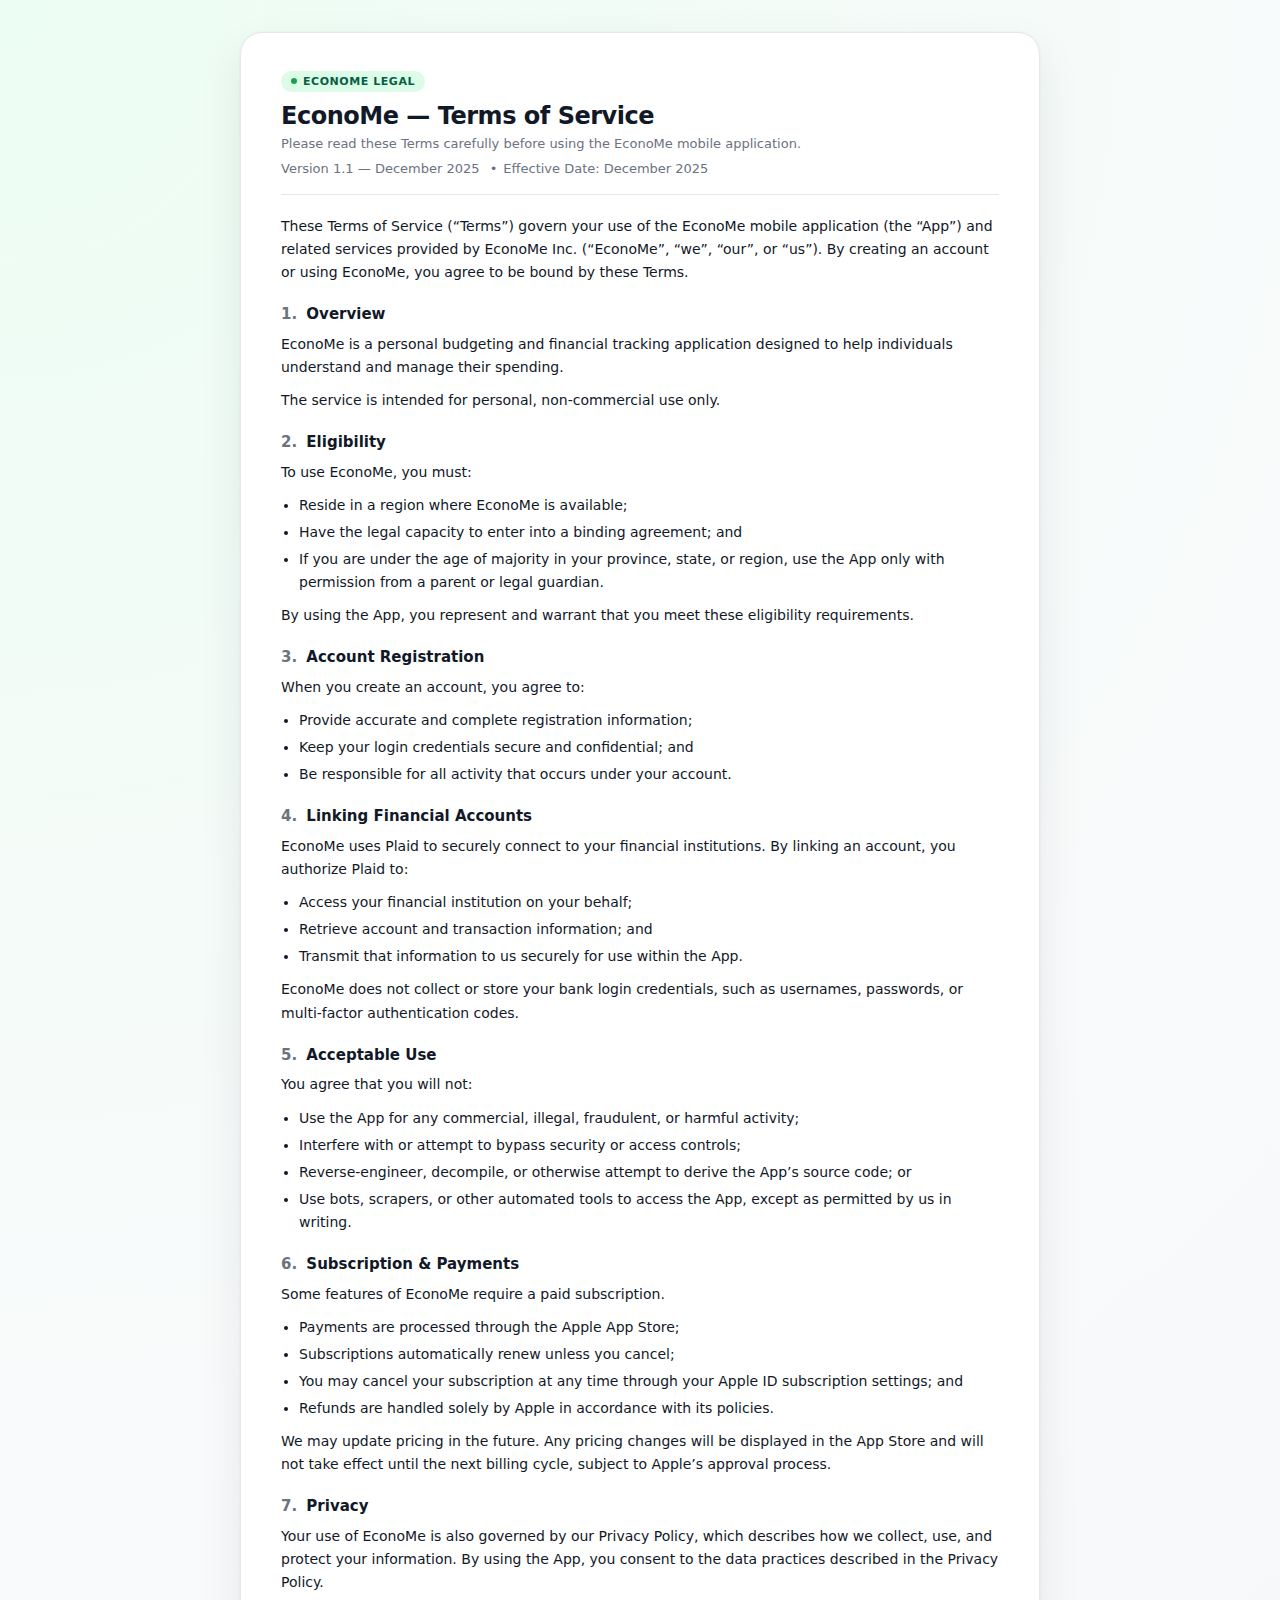
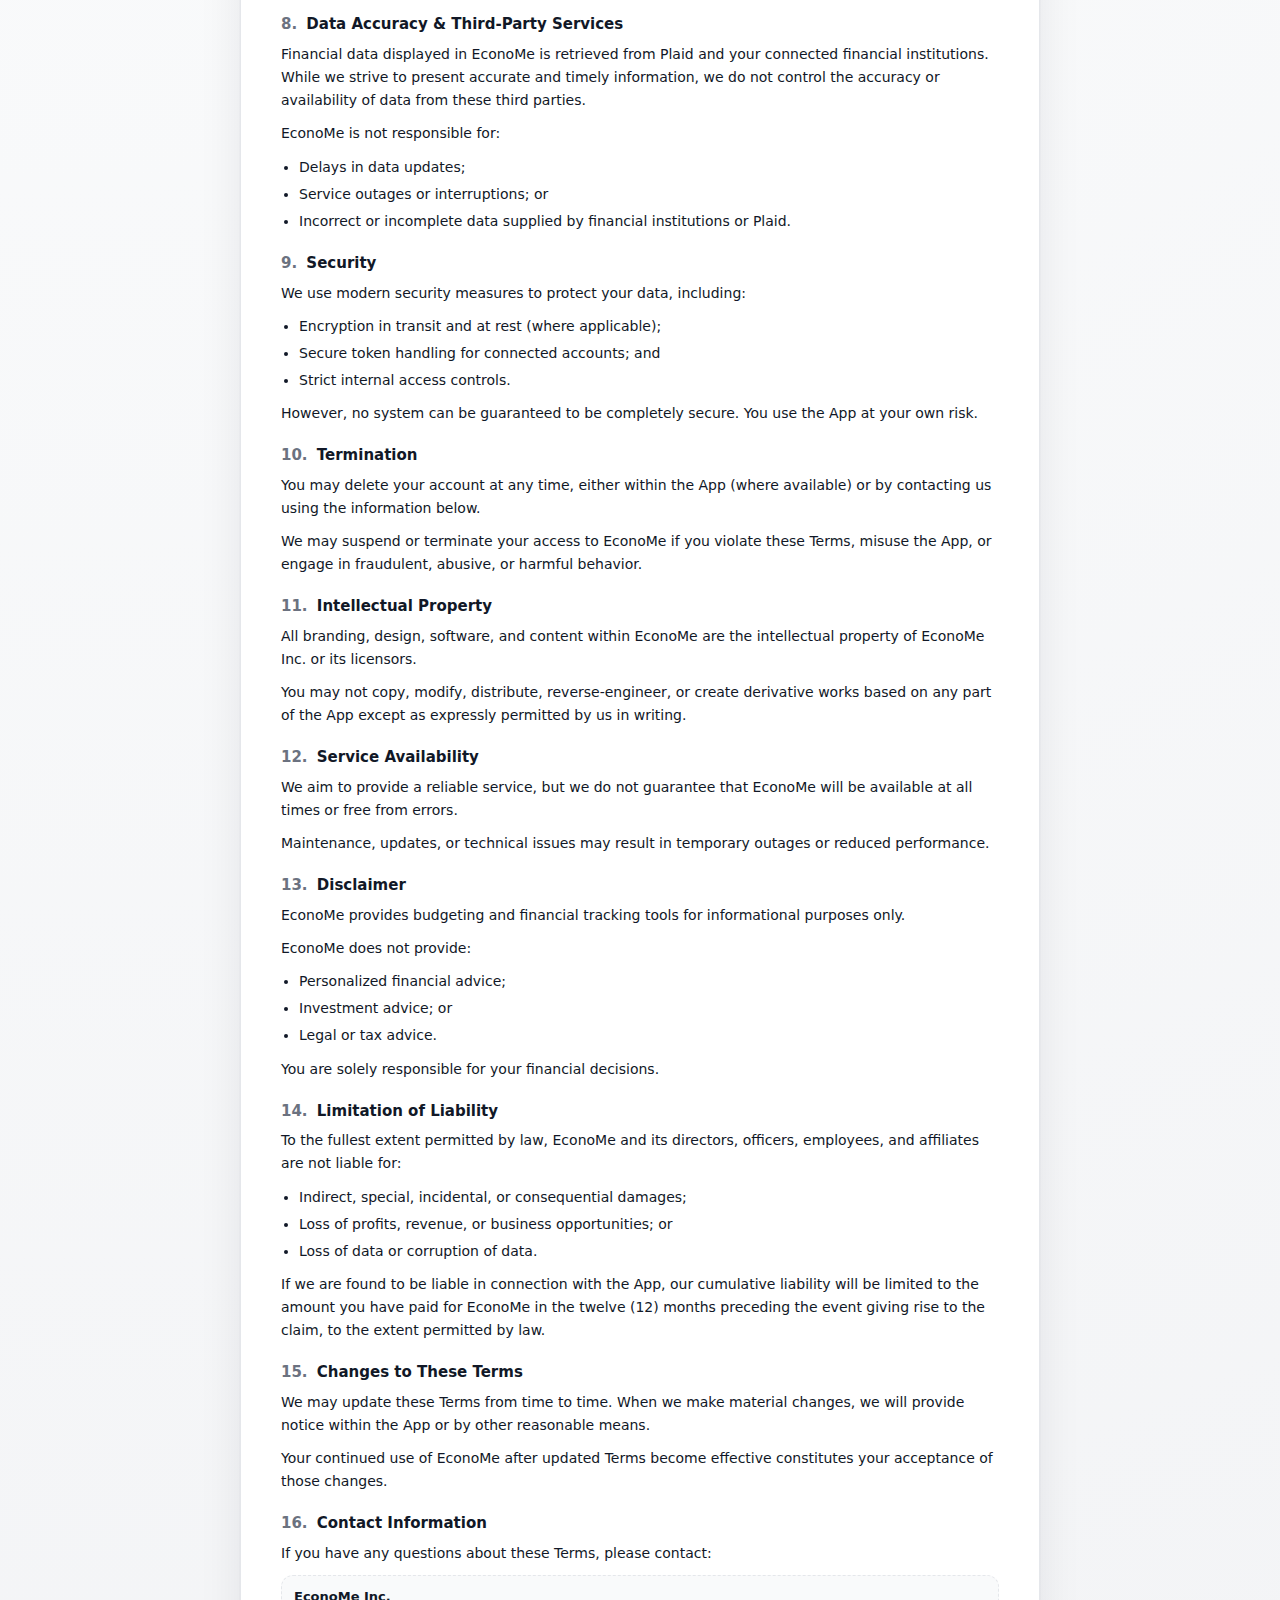
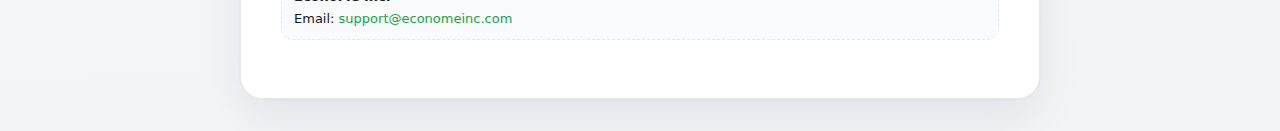
<file: terms.html>
<!DOCTYPE html>
<html lang="en">
  <head>
    <meta charset="UTF-8" />
    <title>EconoMe — Terms of Service</title>
    <meta name="viewport" content="width=device-width, initial-scale=1" />
    <style>
      :root {
        color-scheme: light dark;
        --bg: #f9fafb;
        --bg-card: #ffffff;
        --border-subtle: #e5e7eb;
        --text-main: #111827;
        --text-muted: #6b7280;
        --accent: #16a34a;
        --accent-soft: #dcfce7;
      }

      * {
        box-sizing: border-box;
      }

      body {
        margin: 0;
        font-family: system-ui, -apple-system, BlinkMacSystemFont, "SF Pro Text",
          "Segoe UI", sans-serif;
        background: radial-gradient(
          circle at top left,
          #ecfdf3 0,
          #f9fafb 40%,
          #f3f4f6 100%
        );
        color: var(--text-main);
      }

      .page {
        min-height: 100vh;
        display: flex;
        align-items: stretch;
        justify-content: center;
        padding: 32px 16px;
      }

      .card {
        max-width: 800px;
        width: 100%;
        background: var(--bg-card);
        border-radius: 18px;
        padding: 28px 22px 32px;
        box-shadow: 0 18px 45px rgba(15, 23, 42, 0.08),
          0 0 0 1px rgba(15, 23, 42, 0.02);
        border: 1px solid var(--border-subtle);
      }

      @media (min-width: 768px) {
        .card {
          padding: 36px 40px 40px;
          border-radius: 22px;
        }
      }

      header {
        border-bottom: 1px solid var(--border-subtle);
        padding-bottom: 18px;
        margin-bottom: 20px;
      }

      .badge {
        display: inline-flex;
        align-items: center;
        gap: 6px;
        padding: 4px 10px;
        border-radius: 999px;
        background: var(--accent-soft);
        color: #065f46;
        font-size: 11px;
        font-weight: 600;
        letter-spacing: 0.05em;
        text-transform: uppercase;
        margin-bottom: 10px;
      }

      .badge-dot {
        width: 6px;
        height: 6px;
        border-radius: 999px;
        background: var(--accent);
      }

      h1 {
        margin: 0 0 6px;
        font-size: 24px;
        font-weight: 800;
        letter-spacing: -0.02em;
      }

      .meta {
        margin: 0;
        font-size: 13px;
        color: var(--text-muted);
      }

      .meta span + span::before {
        content: "•";
        margin: 0 6px;
      }

      main {
        font-size: 14px;
        line-height: 1.65;
      }

      section {
        margin-bottom: 18px;
      }

      h2 {
        font-size: 15px;
        margin: 0 0 6px;
        font-weight: 700;
      }

      p {
        margin: 0 0 10px;
      }

      ul {
        margin: 6px 0 10px 18px;
        padding: 0;
      }

      li {
        margin-bottom: 4px;
      }

      .section-number {
        font-weight: 700;
        color: var(--text-muted);
        margin-right: 4px;
      }

      .contact-block {
        margin-top: 6px;
        padding: 10px 12px;
        border-radius: 12px;
        background: #f9fafb;
        border: 1px dashed #e5e7eb;
        font-size: 13px;
      }

      a {
        color: var(--accent);
        text-decoration: none;
      }

      a:hover {
        text-decoration: underline;
      }

      .subtitle {
        font-size: 13px;
        color: var(--text-muted);
        margin-top: 2px;
      }
    </style>
  </head>
  <body>
    <div class="page">
      <article class="card">
        <header>
          <div class="badge">
            <span class="badge-dot"></span>
            <span>EconoMe Legal</span>
          </div>
          <h1>EconoMe — Terms of Service</h1>
          <p class="subtitle">
            Please read these Terms carefully before using the EconoMe mobile
            application.
          </p>
          <p class="meta">
            <span>Version 1.1 — December 2025</span>
            <span>Effective Date: December 2025</span>
          </p>
        </header>

        <main>
          <section>
            <p>
              These Terms of Service (“Terms”) govern your use of the EconoMe
              mobile application (the “App”) and related services provided by
              EconoMe Inc. (“EconoMe”, “we”, “our”, or “us”). By creating an
              account or using EconoMe, you agree to be bound by these Terms.
            </p>
          </section>

          <section>
            <h2><span class="section-number">1.</span> Overview</h2>
            <p>
              EconoMe is a personal budgeting and financial tracking application
              designed to help individuals understand and manage their spending.
            </p>
            <p>
              The service is intended for personal, non-commercial use only.
            </p>
          </section>

          <!-- UPDATED SECTION 2 -->
          <section>
            <h2><span class="section-number">2.</span> Eligibility</h2>
            <p>To use EconoMe, you must:</p>
            <ul>
              <li>Reside in a region where EconoMe is available;</li>
              <li>
                Have the legal capacity to enter into a binding agreement; and
              </li>
              <li>
                If you are under the age of majority in your province, state, or
                region, use the App only with permission from a parent or legal
                guardian.
              </li>
            </ul>
            <p>
              By using the App, you represent and warrant that you meet these
              eligibility requirements.
            </p>
          </section>
          <!-- END UPDATED SECTION 2 -->

          <section>
            <h2><span class="section-number">3.</span> Account Registration</h2>
            <p>When you create an account, you agree to:</p>
            <ul>
              <li>Provide accurate and complete registration information;</li>
              <li>Keep your login credentials secure and confidential; and</li>
              <li>
                Be responsible for all activity that occurs under your account.
              </li>
            </ul>
          </section>

          <section>
            <h2>
              <span class="section-number">4.</span> Linking Financial Accounts
            </h2>
            <p>
              EconoMe uses Plaid to securely connect to your financial
              institutions. By linking an account, you authorize Plaid to:
            </p>
            <ul>
              <li>Access your financial institution on your behalf;</li>
              <li>Retrieve account and transaction information; and</li>
              <li>
                Transmit that information to us securely for use within the App.
              </li>
            </ul>
            <p>
              EconoMe does not collect or store your bank login credentials,
              such as usernames, passwords, or multi-factor authentication
              codes.
            </p>
          </section>

          <section>
            <h2><span class="section-number">5.</span> Acceptable Use</h2>
            <p>You agree that you will not:</p>
            <ul>
              <li>
                Use the App for any commercial, illegal, fraudulent, or harmful
                activity;
              </li>
              <li>
                Interfere with or attempt to bypass security or access controls;
              </li>
              <li>
                Reverse-engineer, decompile, or otherwise attempt to derive the
                App’s source code; or
              </li>
              <li>
                Use bots, scrapers, or other automated tools to access the App,
                except as permitted by us in writing.
              </li>
            </ul>
          </section>

          <section>
            <h2>
              <span class="section-number">6.</span> Subscription &amp; Payments
            </h2>
            <p>Some features of EconoMe require a paid subscription.</p>
            <ul>
              <li>Payments are processed through the Apple App Store;</li>
              <li>Subscriptions automatically renew unless you cancel;</li>
              <li>
                You may cancel your subscription at any time through your Apple
                ID subscription settings; and
              </li>
              <li>
                Refunds are handled solely by Apple in accordance with its
                policies.
              </li>
            </ul>
            <p>
              We may update pricing in the future. Any pricing changes will be
              displayed in the App Store and will not take effect until the next
              billing cycle, subject to Apple’s approval process.
            </p>
          </section>

          <section>
            <h2><span class="section-number">7.</span> Privacy</h2>
            <p>
              Your use of EconoMe is also governed by our Privacy Policy, which
              describes how we collect, use, and protect your information. By
              using the App, you consent to the data practices described in the
              Privacy Policy.
            </p>
          </section>

          <section>
            <h2>
              <span class="section-number">8.</span> Data Accuracy &amp;
              Third-Party Services
            </h2>
            <p>
              Financial data displayed in EconoMe is retrieved from Plaid and
              your connected financial institutions. While we strive to present
              accurate and timely information, we do not control the accuracy or
              availability of data from these third parties.
            </p>
            <p>EconoMe is not responsible for:</p>
            <ul>
              <li>Delays in data updates;</li>
              <li>Service outages or interruptions; or</li>
              <li>
                Incorrect or incomplete data supplied by financial institutions
                or Plaid.
              </li>
            </ul>
          </section>

          <section>
            <h2><span class="section-number">9.</span> Security</h2>
            <p>
              We use modern security measures to protect your data, including:
            </p>
            <ul>
              <li>Encryption in transit and at rest (where applicable);</li>
              <li>Secure token handling for connected accounts; and</li>
              <li>Strict internal access controls.</li>
            </ul>
            <p>
              However, no system can be guaranteed to be completely secure. You
              use the App at your own risk.
            </p>
          </section>

          <section>
            <h2><span class="section-number">10.</span> Termination</h2>
            <p>
              You may delete your account at any time, either within the App
              (where available) or by contacting us using the information below.
            </p>
            <p>
              We may suspend or terminate your access to EconoMe if you violate
              these Terms, misuse the App, or engage in fraudulent, abusive, or
              harmful behavior.
            </p>
          </section>

          <section>
            <h2>
              <span class="section-number">11.</span> Intellectual Property
            </h2>
            <p>
              All branding, design, software, and content within EconoMe are the
              intellectual property of EconoMe Inc. or its licensors.
            </p>
            <p>
              You may not copy, modify, distribute, reverse-engineer, or create
              derivative works based on any part of the App except as expressly
              permitted by us in writing.
            </p>
          </section>

          <section>
            <h2>
              <span class="section-number">12.</span> Service Availability
            </h2>
            <p>
              We aim to provide a reliable service, but we do not guarantee that
              EconoMe will be available at all times or free from errors.
            </p>
            <p>
              Maintenance, updates, or technical issues may result in temporary
              outages or reduced performance.
            </p>
          </section>

          <section>
            <h2><span class="section-number">13.</span> Disclaimer</h2>
            <p>
              EconoMe provides budgeting and financial tracking tools for
              informational purposes only.
            </p>
            <p>EconoMe does not provide:</p>
            <ul>
              <li>Personalized financial advice;</li>
              <li>Investment advice; or</li>
              <li>Legal or tax advice.</li>
            </ul>
            <p>You are solely responsible for your financial decisions.</p>
          </section>

          <section>
            <h2>
              <span class="section-number">14.</span> Limitation of Liability
            </h2>
            <p>
              To the fullest extent permitted by law, EconoMe and its directors,
              officers, employees, and affiliates are not liable for:
            </p>
            <ul>
              <li>Indirect, special, incidental, or consequential damages;</li>
              <li>Loss of profits, revenue, or business opportunities; or</li>
              <li>Loss of data or corruption of data.</li>
            </ul>
            <p>
              If we are found to be liable in connection with the App, our
              cumulative liability will be limited to the amount you have paid
              for EconoMe in the twelve (12) months preceding the event giving
              rise to the claim, to the extent permitted by law.
            </p>
          </section>

          <section>
            <h2>
              <span class="section-number">15.</span> Changes to These Terms
            </h2>
            <p>
              We may update these Terms from time to time. When we make material
              changes, we will provide notice within the App or by other
              reasonable means.
            </p>
            <p>
              Your continued use of EconoMe after updated Terms become effective
              constitutes your acceptance of those changes.
            </p>
          </section>

          <section>
            <h2><span class="section-number">16.</span> Contact Information</h2>
            <p>If you have any questions about these Terms, please contact:</p>
            <div class="contact-block">
              <strong>EconoMe Inc.</strong><br />
              Email:
              <a href="mailto:support@economeinc.com">support@economeinc.com</a>
            </div>
          </section>
        </main>
      </article>
    </div>
  </body>
</html>
</file>
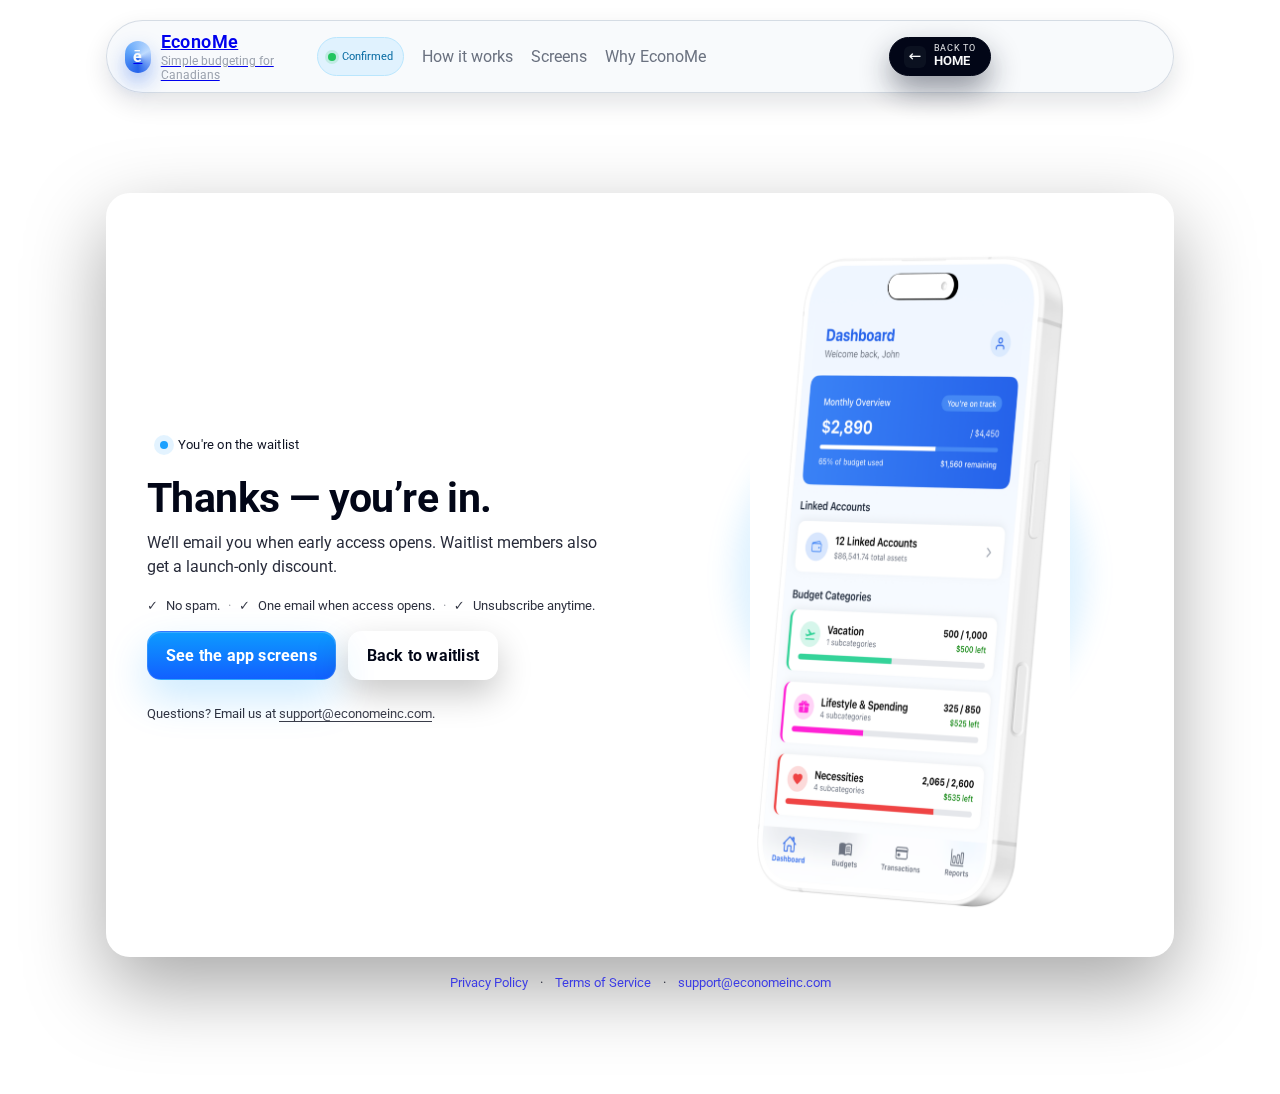
<file: thanks.html>
<!DOCTYPE html>
<html lang="en">
  <head>
    <meta charset="UTF-8" />
    <title>EconoMe — You're on the Waitlist</title>
    <meta name="viewport" content="width=device-width, initial-scale=1" />
    <meta
      name="description"
      content="Thanks for joining the EconoMe waitlist."
    />

    <!-- Favicons -->
    <link rel="icon" href="/favicon.ico" sizes="any" />
    <link rel="icon" type="image/png" href="/favicon-32x32.png" sizes="32x32" />
    <link rel="icon" type="image/png" href="/favicon-16x16.png" sizes="16x16" />
    <link rel="apple-touch-icon" href="/apple-touch-icon.png" sizes="180x180" />

    <!-- Fonts -->
    <link rel="preconnect" href="https://fonts.googleapis.com" />
    <link rel="preconnect" href="https://fonts.gstatic.com" crossorigin />
    <link
      href="https://fonts.googleapis.com/css2?family=Roboto:wght@400;500;600;700&display=swap"
      rel="stylesheet"
    />

    <!-- Base + header + waitlist styles -->
    <link rel="stylesheet" href="styles/base.css" />
    <link rel="stylesheet" href="styles/header.css" />
    <link rel="stylesheet" href="styles/waitlist.css" />
  </head>

  <body>
    <div class="page">
      <div class="shell">
        <!-- Header (matches index/waitlist) -->
        <div class="shell-header-wrap">
          <header>
            <a
              class="brand brand-link"
              href="index.html"
              aria-label="EconoMe home"
            >
              <div class="brand-mark"><span>ē</span></div>
              <div class="brand-text">
                <div class="brand-name">EconoMe</div>
                <div class="brand-tagline">Simple budgeting for Canadians</div>
              </div>
            </a>

            <nav class="header-nav">
              <span class="pill">
                <span class="pill-dot"></span>
                Confirmed
              </span>

              <div class="nav-links">
                <a href="index.html#features">How it works</a>
                <a href="index.html#screens">Screens</a>
                <a href="index.html#why">Why EconoMe</a>
              </div>

              <a href="index.html" class="nav-store-btn">
                <span class="nav-store-icon">←</span>
                <span class="nav-store-text">
                  <span class="nav-store-eyebrow">Back to</span>
                  <span class="nav-store-label">HOME</span>
                </span>
              </a>
            </nav>
          </header>
        </div>

        <main>
          <section class="waitlist-hero">
            <div class="waitlist-hero-card">
              <div class="waitlist-hero-inner waitlist-hero-inner-thanks">
                <!-- Left: confirmation -->
                <div class="waitlist-copy">
                  <div class="waitlist-kicker">
                    <span class="waitlist-kicker-dot"></span>
                    You're on the waitlist
                  </div>

                  <h1 class="waitlist-title">Thanks — you’re in.</h1>

                  <p class="waitlist-sub">
                    We’ll email you when early access opens. Waitlist members
                    also get a launch-only discount.
                  </p>

                  <div class="waitlist-trust waitlist-trust-thanks">
                    <span class="waitlist-check">✓</span> No spam.
                    <span class="waitlist-sep">·</span>
                    <span class="waitlist-check">✓</span> One email when access
                    opens.
                    <span class="waitlist-sep">·</span>
                    <span class="waitlist-check">✓</span> Unsubscribe anytime.
                  </div>

                  <div class="waitlist-actions">
                    <a class="waitlist-btn" href="index.html#screens"
                      >See the app screens</a
                    >
                    <a
                      class="waitlist-btn waitlist-btn-secondary"
                      href="waitlist.html"
                      >Back to waitlist</a
                    >
                  </div>

                  <div class="waitlist-note waitlist-note-thanks">
                    Questions? Email us at
                    <a href="mailto:support@economeinc.com"
                      >support@economeinc.com</a
                    >.
                  </div>
                </div>

                <!-- Right: visual -->
                <div class="waitlist-visual" aria-hidden="true">
                  <div class="waitlist-device">
                    <img src="assets/screenshots/hero.png" alt="" />
                  </div>
                  <div class="waitlist-glow"></div>
                </div>
              </div>
            </div>

            <div class="waitlist-footer-links">
              <a href="privacy-policy.html">Privacy Policy</a>
              <span>·</span>
              <a href="terms.html">Terms of Service</a>
              <span>·</span>
              <a href="mailto:support@economeinc.com">support@economeinc.com</a>
            </div>
          </section>
        </main>
      </div>
    </div>
  </body>
</html>
</file>
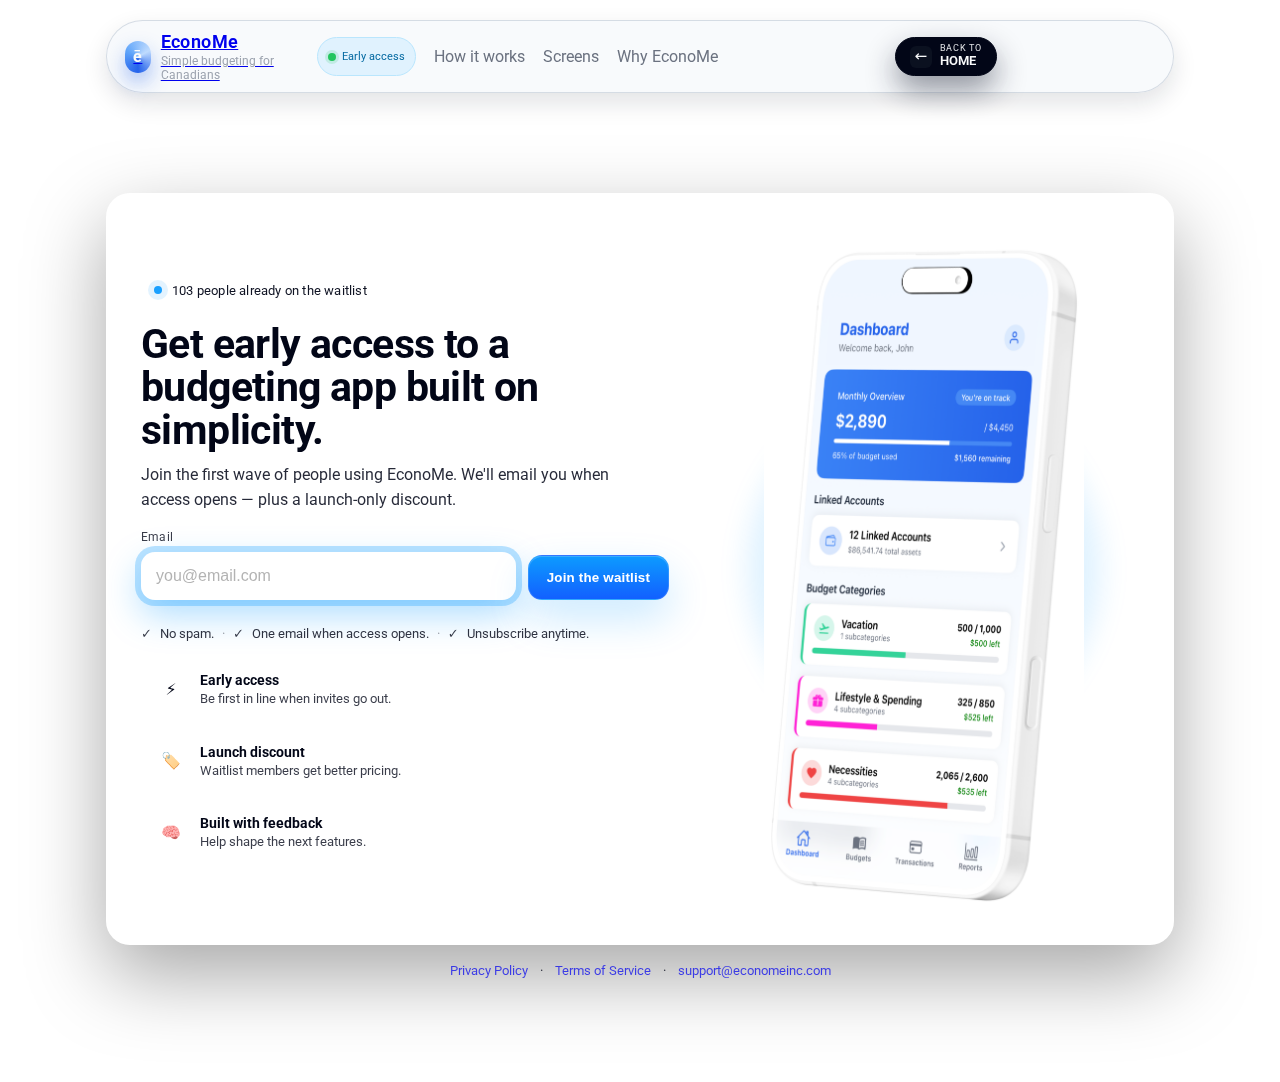
<file: waitlist.html>
<!DOCTYPE html>
<html lang="en">
  <head>
    <meta charset="UTF-8" />
    <title>EconoMe — Join the Waitlist</title>
    <meta name="viewport" content="width=device-width, initial-scale=1" />
    <meta
      name="description"
      content="Join the EconoMe waitlist for early access."
    />

    <!-- Favicons -->
    <link rel="icon" href="/favicon.ico" sizes="any" />
    <link rel="icon" type="image/png" href="/favicon-32x32.png" sizes="32x32" />
    <link rel="icon" type="image/png" href="/favicon-16x16.png" sizes="16x16" />
    <link rel="apple-touch-icon" href="/apple-touch-icon.png" sizes="180x180" />

    <!-- Fonts -->
    <link rel="preconnect" href="https://fonts.googleapis.com" />
    <link rel="preconnect" href="https://fonts.gstatic.com" crossorigin />
    <link
      href="https://fonts.googleapis.com/css2?family=Roboto:wght@400;500;600;700&display=swap"
      rel="stylesheet"
    />

    <!-- Base + waitlist styles -->
    <link rel="stylesheet" href="styles/base.css" />
    <link rel="stylesheet" href="styles/header.css" />
    <link rel="stylesheet" href="styles/waitlist.css" />
  </head>

  <body>
    <div class="page">
      <div class="shell">
        <!-- Header (matches index) -->
        <div class="shell-header-wrap">
          <header>
            <a
              class="brand brand-link"
              href="index.html"
              aria-label="EconoMe home"
            >
              <div class="brand-mark"><span>ē</span></div>
              <div class="brand-text">
                <div class="brand-name">EconoMe</div>
                <div class="brand-tagline">Simple budgeting for Canadians</div>
              </div>
            </a>

            <nav class="header-nav">
              <span class="pill">
                <span class="pill-dot"></span>
                Early access
              </span>

              <div class="nav-links">
                <a href="index.html#features">How it works</a>
                <a href="index.html#screens">Screens</a>
                <a href="index.html#why">Why EconoMe</a>
              </div>

              <a href="index.html" class="nav-store-btn">
                <span class="nav-store-icon">←</span>
                <span class="nav-store-text">
                  <span class="nav-store-eyebrow">Back to</span>
                  <span class="nav-store-label">HOME</span>
                </span>
              </a>
            </nav>
          </header>
        </div>

        <main>
          <section class="waitlist-hero">
            <div class="waitlist-hero-card">
              <div class="waitlist-hero-inner">
                <!-- Left: copy -->
                <div class="waitlist-copy">
                  <div class="waitlist-kicker">
                    <span class="waitlist-kicker-dot"></span>
                    103 people already on the waitlist
                  </div>

                  <h1 class="waitlist-title">
                    Get early access to a budgeting app built on simplicity.
                  </h1>

                  <p class="waitlist-sub">
                    Join the first wave of people using EconoMe. We'll email you
                    when access opens — plus a launch-only discount.
                  </p>

                  <form
                    class="waitlist-form"
                    action="https://formspree.io/f/mpqqzaog"
                    method="POST"
                  >
                    <div class="waitlist-field">
                      <label class="waitlist-label" for="email">Email</label>
                      <input
                        id="email"
                        type="email"
                        name="email"
                        placeholder="you@email.com"
                        autocomplete="email"
                        required
                      />
                    </div>

                    <button class="waitlist-btn" type="submit">
                      Join the waitlist
                    </button>

                    <input
                      type="hidden"
                      name="_redirect"
                      value="https://economeinc.com/thanks.html"
                    />

                    <input
                      type="hidden"
                      name="source"
                      value="econome-waitlist"
                    />
                  </form>

                  <div class="waitlist-trust">
                    <span class="waitlist-check">✓</span> No spam.
                    <span class="waitlist-sep">·</span>
                    <span class="waitlist-check">✓</span> One email when access
                    opens.
                    <span class="waitlist-sep">·</span>
                    <span class="waitlist-check">✓</span> Unsubscribe anytime.
                  </div>

                  <div class="waitlist-perks">
                    <div class="waitlist-perk">
                      <div class="waitlist-perk-icon">⚡</div>
                      <div>
                        <div class="waitlist-perk-title">Early access</div>
                        <div class="waitlist-perk-sub">
                          Be first in line when invites go out.
                        </div>
                      </div>
                    </div>

                    <div class="waitlist-perk">
                      <div class="waitlist-perk-icon">🏷️</div>
                      <div>
                        <div class="waitlist-perk-title">Launch discount</div>
                        <div class="waitlist-perk-sub">
                          Waitlist members get better pricing.
                        </div>
                      </div>
                    </div>

                    <div class="waitlist-perk">
                      <div class="waitlist-perk-icon">🧠</div>
                      <div>
                        <div class="waitlist-perk-title">
                          Built with feedback
                        </div>
                        <div class="waitlist-perk-sub">
                          Help shape the next features.
                        </div>
                      </div>
                    </div>
                  </div>
                </div>

                <!-- Right: visual -->
                <div class="waitlist-visual" aria-hidden="true">
                  <div class="waitlist-device">
                    <img src="assets/screenshots/hero.png" alt="" />
                  </div>
                  <div class="waitlist-glow"></div>
                </div>
              </div>
            </div>

            <div class="waitlist-footer-links">
              <a href="privacy-policy.html">Privacy Policy</a>
              <span>·</span>
              <a href="terms.html">Terms of Service</a>
              <span>·</span>
              <a href="mailto:support@economeinc.com">support@economeinc.com</a>
            </div>
          </section>
        </main>
      </div>
    </div>
  </body>
</html>
</file>
<file: styles/base.css>
/* (root variables, layout, buttons, footer, scroll reveal) */

:root {
  color-scheme: light;

  --bg: #e6edff;
  --bg-soft: #f4f6ff;
  --card: #ffffff;

  --border-subtle: #e2e8f0;

  --text-main: #020617;
  --text-muted: #6b7280;
  --text-soft: #9ca3af;

  --primary: #2563eb;
  --primary-soft: #60a5fa;
  --primary-strong: #1d4ed8;

  --accent: #22c55e;

  --radius-lg: 24px;
  --radius-md: 18px;

  --shadow-hero: 0 18px 48px rgba(15, 23, 42, 0.18);
  --shadow-soft: 0 16px 40px rgba(15, 23, 42, 0.12);
  --shadow-sm: 0 10px 26px rgba(15, 23, 42, 0.08);
}

/* Reset / base -------------------------------------------------- */

*,
*::before,
*::after {
  box-sizing: border-box;
}

html {
  scroll-behavior: smooth;
}

body {
  margin: 0;
  min-height: 100vh;
  font-family: "Roboto", system-ui, -apple-system, BlinkMacSystemFont,
    "SF Pro Text", "Segoe UI", sans-serif;
  color: var(--text-main);
  /* background: linear-gradient(180deg, #e6edff 0%, #f5f7ff 40%, #f9fbff 100%); */
  background: #ffffff;
}

img {
  max-width: 100%;
  height: auto;
  display: block;
}

.page {
  min-height: 100vh;
  display: flex;
  flex-direction: column;
}

.shell {
  width: 100%;
  max-width: 1100px;
  margin: 0 auto;
  padding: 20px 16px 56px;
}

main {
  position: relative;
  z-index: 1;
}

/* Sections ------------------------------------------------------ */

.section {
  margin-bottom: 72px;
}

.section-header {
  display: flex;
  justify-content: space-between;
  align-items: flex-end;
  gap: 16px;
  margin-bottom: 22px;
}

.section-title {
  font-size: 20px;
  font-weight: 560;
}

.section-sub {
  font-size: 13px;
  color: var(--text-soft);
  max-width: 360px;
}

/* Buttons ------------------------------------------------------- */

.btn {
  display: inline-flex;
  align-items: center;
  justify-content: center;
  gap: 8px;
  padding: 11px 18px;
  border-radius: 999px;
  font-size: 14px;
  font-weight: 500;
  border: 1px solid transparent;
  cursor: pointer;
  text-decoration: none;
  transition: transform 0.18s ease, box-shadow 0.18s ease,
    border-color 0.18s ease, background 0.18s ease, color 0.18s ease;
}

.btn-primary {
  background: radial-gradient(
    circle at 0% 0%,
    #60a5fa 0,
    #2563eb 40%,
    #1d4ed8 100%
  );
  color: #eff6ff;
  box-shadow: var(--shadow-hero);
}

.btn-primary:hover {
  transform: translateY(-1px);
  box-shadow: 0 26px 80px rgba(37, 99, 235, 0.5);
}

.btn-ghost {
  background: rgba(255, 255, 255, 0.96);
  color: var(--primary-strong);
  border-color: #cbd5f5;
}

.btn-ghost:hover {
  background: #ffffff;
  border-color: #60a5fa;
}

/* Scroll-reveal ------------------------------------------------- */

.reveal {
  opacity: 0;
  transition: opacity 0.5s ease-out, transform 0.5s ease-out;
}

.reveal[data-reveal="up"] {
  transform: translateY(24px);
}

.reveal[data-reveal="left"] {
  transform: translateX(-24px);
}

.reveal[data-reveal="right"] {
  transform: translateX(24px);
}

.reveal.is-visible {
  opacity: 1;
  transform: translate(0, 0);
}

/* Privacy blurb ------------------------------------------------- */

.privacy-copy {
  font-size: 13px;
  color: var(--text-muted);
  max-width: 640px;
}

.privacy-copy a {
  color: var(--primary-strong);
  text-decoration: none;
}

.privacy-copy a:hover {
  text-decoration: underline;
}

/* Footer -------------------------------------------------------- */

footer {
  border-top: 1px solid var(--border-subtle);
  padding-top: 18px;
  font-size: 12px;
  color: var(--text-soft);
  display: flex;
  flex-wrap: wrap;
  justify-content: space-between;
  gap: 12px;
  margin-top: 10px;
}

.footer-links {
  display: flex;
  flex-wrap: wrap;
  gap: 12px;
}

.footer-links a {
  color: var(--text-soft);
  text-decoration: none;
}

.footer-links a:hover {
  color: var(--primary-strong);
}

/* Small scroll-to-top pill -------------------------------------- */

.scroll-top {
  position: fixed;
  right: 16px;
  bottom: 18px;
  z-index: 50;
  padding: 7px 11px;
  border-radius: 999px;
  border: 1px solid rgba(148, 163, 184, 0.6);
  background: rgba(248, 250, 252, 0.94);
  font-size: 11px;
  color: var(--text-muted);
  display: inline-flex;
  align-items: center;
  gap: 6px;
  box-shadow: 0 12px 30px rgba(15, 23, 42, 0.18);
  opacity: 0;
  transform: translateY(10px);
  pointer-events: none;
  transition: opacity 0.2s ease, transform 0.2s ease;
  -webkit-backdrop-filter: blur(16px);
  backdrop-filter: blur(16px);
  cursor: pointer;
}

.scroll-top.visible {
  opacity: 1;
  transform: translateY(0);
  pointer-events: auto;
}
</file>
<file: styles/header.css>
/* Header / nav -------------------------------------------------- */

.shell-header-wrap {
  position: sticky;
  top: 0;
  z-index: 40;
  padding-bottom: 8px;
}

/* --- MOBILE FIRST (default) ----------------------------------- */

header {
  display: flex;
  align-items: center;
  justify-content: center;
  gap: 16px;
  margin-bottom: 18px;
  padding: 8px 10px;
  border-radius: 999px;
  background: rgba(248, 250, 252, 0.94);
  border: 1px solid rgba(148, 163, 184, 0.35);
  box-shadow: 0 10px 24px rgba(15, 23, 42, 0.12);
}

/* hide brand + nav by default (mobile) */
.brand,
.pill,
.nav-links {
  display: none;
}

.header-nav {
  width: 100%;
  display: flex;
  justify-content: center;
}

/* App Store style CTA (mobile & desktop) ------------------------ */

.nav-store-btn {
  display: inline-flex;
  align-items: center;
  gap: 8px;
  padding: 10px 18px;
  border-radius: 999px;
  background: #020617;
  color: #f9fafb;
  text-decoration: none;
  box-shadow: 0 14px 30px rgba(15, 23, 42, 0.45);
  border: 1px solid #020617;
  white-space: nowrap;
  transition: transform 0.16s ease, box-shadow 0.16s ease, background 0.16s ease;
  justify-content: center;
  max-width: 420px;
  margin: 0 auto;
}

.nav-store-btn:hover {
  transform: translateY(-1px);
  box-shadow: 0 18px 40px rgba(15, 23, 42, 0.6);
}

.nav-store-icon {
  width: 22px;
  height: 22px;
  border-radius: 6px;
  background: #0b1120;
  display: flex;
  align-items: center;
  justify-content: center;
  font-size: 15px;
  line-height: 1;
}

.nav-store-text {
  display: flex;
  flex-direction: column;
  line-height: 1.1;
}

.nav-store-eyebrow {
  font-size: 8px;
  letter-spacing: 0.08em;
  text-transform: uppercase;
  opacity: 0.9;
}

.nav-store-label {
  font-size: 12px;
  font-weight: 600;
}

/* --- DESKTOP / LARGE SCREENS ---------------------------------- */

@media (min-width: 769px) {
  header {
    justify-content: space-between;
    margin-bottom: 28px;
    padding: 10px 18px;
  }

  .brand {
    display: flex;
    align-items: center;
    gap: 10px;
  }

  .brand-mark {
    width: 32px;
    height: 32px;
    border-radius: 999px;
    background: conic-gradient(from 180deg, #2563eb, #60a5fa, #bfdbfe, #2563eb);
    display: flex;
    align-items: center;
    justify-content: center;
    box-shadow: 0 10px 20px rgba(37, 99, 235, 0.38);
  }

  .brand-mark span {
    font-size: 16px;
    font-weight: 700;
    color: #f9fafb;
  }

  .brand-text {
    display: flex;
    flex-direction: column;
    gap: 2px;
  }

  .brand-name {
    font-size: 18px;
    font-weight: 650;
    letter-spacing: 0.02em;
  }

  .brand-tagline {
    font-size: 12px;
    color: var(--text-soft);
  }

  .header-nav {
    gap: 18px;
    justify-content: flex-end;
  }

  .pill {
    display: inline-flex;
    align-items: center;
    gap: 6px;
    padding: 4px 10px;
    border-radius: 999px;
    background: #e0f2fe;
    color: #0369a1;
    font-size: 11px;
    border: 1px solid #bae6fd;
    white-space: nowrap;
  }

  .pill-dot {
    width: 8px;
    height: 8px;
    border-radius: 999px;
    background: #22c55e;
    box-shadow: 0 0 0 3px rgba(34, 197, 94, 0.16);
  }

  .nav-links {
    display: flex;
    align-items: center;
    gap: 18px;
  }

  .nav-links a {
    color: var(--text-muted);
    text-decoration: none;
    padding: 4px 0;
    position: relative;
    transition: color 0.2s ease, transform 0.2s ease;
  }

  .nav-links a::after {
    content: "";
    position: absolute;
    left: 0;
    right: 0;
    bottom: -4px;
    height: 2px;
    border-radius: 999px;
    background: linear-gradient(to right, #2563eb, #60a5fa);
    transform: scaleX(0);
    transform-origin: center;
    transition: transform 0.22s ease-out;
  }

  .nav-links a:hover {
    color: var(--primary-strong);
    transform: translateY(-1px);
  }

  .nav-links a:hover::after {
    transform: scaleX(1);
  }

  .nav-store-btn {
    padding: 6px 14px;
    max-width: none;
  }

  .nav-store-eyebrow {
    font-size: 9px;
  }

  .nav-store-label {
    font-size: 13px;
  }
}
</file>
<file: styles/hero.css>
/* HERO ---------------------------------------------------------- */
/* Mobile-first: hero content inside a white floating card */

.hero {
  padding: 20px 0 40px; /* shorter overall section */
  margin-bottom: 8px;
}

/* The card that holds text + device */
.hero-card {
  width: 100%;
  background: #ffffff; /* pure white */
  padding: 18px 18px 20px; /* reduced vertical padding */
  display: flex;
  justify-content: center;
}

/* Inner layout */
.hero-inner {
  display: flex;
  flex-direction: column;
  gap: 16px; /* a bit tighter */
  align-items: flex-start;
}

/* TEXT ---------------------------------------------------------- */

.hero-text {
  text-align: left;
}

/* Bigger but not crazy on mobile */
.hero-title {
  margin: 0;
  font-size: clamp(26px, 8vw, 34px);
  line-height: 1.05;
  letter-spacing: -0.055em;
  color: var(--text-main);
}

.hero-title-accent {
  color: var(--accent);
}

/* DEVICE -------------------------------------------------------- */

.hero-visual {
  width: 100%;
  display: flex;
  justify-content: center; /* center phone under text on small screens */
}

.hero-device {
  width: 100%;
  max-width: 220px; /* smaller phone => shorter card */
  margin-top: 6px;
  margin-bottom: 2px;
  filter: none; /* no shadow – blends with card */
}

.hero-device img {
  display: block;
  width: 100%;
  height: auto;
  border-radius: 32px;
  background: #ffffff; /* edge matches card white */
}

/* Really narrow phones ------------------------------------------ */
@media (max-width: 380px) {
  .hero-title {
    font-size: 24px;
  }

  .hero-device {
    max-width: 200px;
  }
}

/* DESKTOP / LARGER SCREENS ------------------------------------- */

@media (min-width: 880px) {
  .hero {
    padding: 30px 0 52px; /* still a bit generous but shorter */
  }

  .hero-card {
    padding: 26px 30px 30px; /* trimmed desktop padding */
  }

  .hero-inner {
    flex-direction: row; /* text left, phone right */
    align-items: flex-start; /* stick to top */
    justify-content: space-between;
    gap: 44px;
  }

  .hero-text {
    max-width: 440px;
  }

  .hero-title {
    font-size: clamp(42px, 4.2vw, 56px);
    line-height: 1.03;
  }

  .hero-visual {
    justify-content: flex-end;
  }

  .hero-device {
    max-width: 330px; /* slightly smaller than before */
    margin-top: 4px;
  }

  .hero-device img {
    border-radius: 36px;
  }
}

@media (min-width: 1280px) {
  .hero-device {
    max-width: 330px; /* keep same cap so card height stays tight */
  }
}

/* HERO TITLE ANIMATION ------------------------------------------ */

.hero-title {
  position: relative;
  overflow: hidden; /* keeps the falling motion clean */
  padding-top: 3px;
}

.hero-word {
  display: inline-block;
  opacity: 0;
  transform: translateY(-18px);
}

/* APPLY TWO-PHASE ANIMATION TO EACH WORD */
.hero-title.is-animated .hero-word {
  /* 1) rise up, 2) settle down */
  animation-name: heroWordRise, heroWordSettle;
  animation-duration: 1.2s, 1.4s; /* slower settle */
  animation-timing-function: cubic-bezier(0.19, 1, 0.22, 1),
    cubic-bezier(0.19, 1, 0.22, 1);
  animation-fill-mode: forwards, forwards;
}

/* "simple." (order 1) */
.hero-title.is-animated .hero-word[data-order="1"] {
  animation-delay: 0.5s, 4s;
}

/* "beautifully" (order 2) */
.hero-title.is-animated .hero-word[data-order="2"] {
  animation-delay: 1s, 3.7s;
}

/* "made" (order 3) */
.hero-title.is-animated .hero-word[data-order="3"] {
  animation-delay: 1.5s, 3.4s;
}

/* "Budgeting," (order 4) */
.hero-title.is-animated .hero-word[data-order="4"] {
  animation-delay: 2s, 3.1s;
}

/* PHASE 1: bottom → top (overshoot) */
@keyframes heroWordRise {
  0% {
    opacity: 0;
    transform: translateY(24px);
  }
  60% {
    opacity: 1;
    transform: translateY(-6px);
  }
  100% {
    opacity: 1;
    transform: translateY(-6px);
  }
}

/* PHASE 2: top → final position */
@keyframes heroWordSettle {
  0% {
    transform: translateY(-6px);
  }
  100% {
    transform: translateY(0);
  }
}
</file>
<file: styles/features.css>
/* Features row -------------------------------------------------- */

.features-row {
  display: grid;
  grid-template-columns: repeat(auto-fit, minmax(230px, 1fr));
  gap: 18px;
}

.feature-card {
  border-radius: var(--radius-md);
  padding: 18px 16px 18px;
  background: rgba(255, 255, 255, 0.98);
  border: 1px solid rgba(148, 163, 184, 0.22);
  box-shadow: var(--shadow-sm);
  position: relative;
  overflow: hidden;
  transition: transform 0.2s ease, box-shadow 0.2s ease, border-color 0.2s ease;
}

.feature-card::before {
  content: "";
  position: absolute;
  inset: 0;
  background: radial-gradient(
    circle at 0% 0%,
    rgba(129, 140, 248, 0.24),
    transparent 60%
  );
  opacity: 0;
  transition: opacity 0.22s ease;
  pointer-events: none;
}

.feature-card:hover {
  transform: translateY(-4px);
  box-shadow: 0 22px 60px rgba(15, 23, 42, 0.18);
  border-color: rgba(129, 140, 248, 0.7);
}

.feature-card:hover::before {
  opacity: 1;
}

.feature-icon {
  width: 28px;
  height: 28px;
  border-radius: 999px;
  display: flex;
  align-items: center;
  justify-content: center;
  font-size: 14px;
  background: linear-gradient(135deg, #dbeafe, #bfdbfe);
  color: var(--primary-strong);
  margin-bottom: 10px;
}

.feature-title {
  font-size: 15px;
  font-weight: 540;
  margin-bottom: 4px;
}

.feature-body {
  font-size: 13px;
  color: var(--text-muted);
  line-height: 1.45;
}
</file>
<file: styles/screens.css>
/* Screen stories ------------------------------------------------ */

.screen-section {
  border-radius: var(--radius-lg);
  background: var(--card);
  box-shadow: var(--shadow-sm);
  border: 1px solid rgba(148, 163, 184, 0.18);
  padding: 18px 18px 18px;
  margin-bottom: 22px;
  position: relative;
  overflow: hidden;
}

.screen-section::after {
  content: "";
  position: absolute;
  right: -80px;
  bottom: -80px;
  width: 180px;
  height: 180px;
  border-radius: 999px;
  background: radial-gradient(
    circle,
    rgba(129, 140, 248, 0.16),
    transparent 70%
  );
  opacity: 0.7;
  pointer-events: none;
}

.screen-layout {
  display: grid;
  grid-template-columns: minmax(0, 1.2fr) minmax(0, 0.9fr);
  gap: 26px;
  align-items: center;
}

.screen-layout.reverse {
  grid-template-columns: minmax(0, 0.9fr) minmax(0, 1.2fr);
}

.screen-shot,
.screen-shot-duo {
  position: relative;
}

.screen-shot img {
  width: 100%;
  border-radius: 30px;
  box-shadow: 0 20px 50px rgba(15, 23, 42, 0.18);
  transition: transform 0.22s ease, box-shadow 0.22s ease, filter 0.22s ease;
}

.screen-shot-duo {
  display: grid;
  grid-template-columns: repeat(auto-fit, minmax(130px, 1fr));
  gap: 14px;
}

.screen-shot-duo img {
  width: 100%;
  border-radius: 28px;
  box-shadow: 0 18px 42px rgba(15, 23, 42, 0.18);
  transition: transform 0.22s ease, box-shadow 0.22s ease, filter 0.22s ease;
}

.screen-shot img:hover,
.screen-shot-duo img:hover {
  transform: translateY(-6px) scale(1.01);
  box-shadow: 0 26px 80px rgba(15, 23, 42, 0.22);
  filter: saturate(1.04);
}

.screen-copy-label {
  display: inline-flex;
  align-items: center;
  gap: 6px;
  padding: 4px 9px;
  border-radius: 999px;
  background: #e0edff;
  font-size: 11px;
  color: #1d4ed8;
  margin-bottom: 8px;
}

.screen-copy-label span {
  width: 8px;
  height: 8px;
  border-radius: 999px;
  background: var(--accent);
}

.screen-copy h3 {
  font-size: 18px;
  margin: 0 0 6px;
}

.screen-copy p {
  font-size: 13px;
  color: var(--text-muted);
  margin: 0;
  max-width: 280px;
}

/* Screens – responsive ------------------------------------------ */

@media (max-width: 880px) {
  .section-header {
    flex-direction: column;
    align-items: flex-start;
  }

  .screen-layout,
  .screen-layout.reverse {
    grid-template-columns: minmax(0, 1fr);
  }

  .screen-layout.reverse .screen-copy {
    order: -1;
  }

  .screen-copy p {
    max-width: none;
  }
}
</file>
<file: styles/why.css>
/* Testimonial ---------------------------------------------------- */
/* Mobile first: stacked content */

.testimonial {
  border-radius: var(--radius-lg);
  border: 1px solid var(--border-subtle);
  background: linear-gradient(135deg, #eff6ff 0%, #ffffff 45%, #e0f2fe 100%);
  padding: 16px 18px 16px;
  display: grid;
  grid-template-columns: minmax(0, 1fr); /* single column by default */
  gap: 12px;
  align-items: flex-start;
  box-shadow: var(--shadow-sm);
  margin-bottom: 18px;
}

.testimonial-quote {
  font-size: 14px;
  color: var(--text-muted);
  line-height: 1.5;
  margin-bottom: 0px;
}

.testimonial-quote strong {
  color: var(--text-main);
}

.testimonial-source {
  margin-top: 6px;
  font-size: 12px;
  color: var(--text-soft);
}

.testimonial-tag {
  display: inline-flex;
  align-items: center;
  gap: 8px;
  padding: 6px 10px;
  border-radius: 999px;
  background: #e0f2fe;
  font-size: 11px;
  color: #0369a1;
}

.testimonial-tag span {
  width: 10px;
  height: 10px;
  border-radius: 999px;
  background: var(--accent);
}

/* wrapper that used to be inline style */
.testimonial-metric-wrap {
  margin-top: 0;
  display: grid;
  gap: 6px;
}

.testimonial-metric {
  font-size: 24px;
  font-weight: 600;
  margin-bottom: 2px;
}

.testimonial-metric span {
  font-size: 13px;
  color: var(--accent);
  margin-left: 4px;
  font-weight: 500;
}

.testimonial-caption {
  font-size: 12px;
  color: var(--text-soft);
}

/* Desktop: split into two columns -------------------------------- */

@media (min-width: 720px) {
  .testimonial {
    grid-template-columns: minmax(0, 1fr) max-content;
    column-gap: 18px;
    align-items: center;
  }

  .testimonial-metric-wrap {
    max-width: 360px;
  }
}

/* CTA bar -------------------------------------------------------- */
/* Mobile first: stacked, left-aligned */

.cta-bar {
  border-radius: var(--radius-lg);
  padding: 15px 18px;
  background: rgba(255, 255, 255, 0.98);
  border: 1px solid #dbe3ff;
  display: flex;
  align-items: center;
  justify-content: center;
  gap: 12px;
  flex-wrap: wrap;
  box-shadow: var(--shadow-sm);
}

.cta-content {
  flex: 1 1 320px;
  min-width: 0;
}

.cta-actions {
  flex: 0 0 auto;
}

.cta-actions .btn {
  white-space: nowrap;
}

.cta-text {
  font-size: 14px;
  color: var(--text-main);
  margin-bottom: 4px;
}

.cta-sub {
  font-size: 12px;
  color: var(--text-soft);
}

/* Desktop: side-by-side, space between -------------------------- */

@media (min-width: 720px) {
  .cta-bar {
    flex-direction: row;
    justify-content: space-between;
    align-items: center;
    gap: 10px;
  }
}
</file>
<file: styles/footer.css>
/* FOOTER -------------------------------------------------------- */

.site-footer {
  margin-top: 56px;
  padding: 32px 0 24px;
  border-top: 1px solid var(--border-subtle);
  background: #f9fafb;
  font-size: 13px;
  color: #4b5563;
}

/* Make footer respect the main shell width */
.site-footer .footer-grid,
.site-footer .footer-bottom {
  max-width: 1100px;
  margin: 0 auto;
  padding: 8px 16px;
}

/* Top layout: columns ------------------------------------------ */

.footer-grid {
  display: flex;
  flex-direction: column;
  gap: 24px;
  margin-bottom: 20px;
}

/* Columns */

.footer-col {
  min-width: 0;
}

/* Brand column */

.footer-logo {
  font-size: 22px;
  font-weight: 700;
  letter-spacing: 0.08em;
  text-transform: uppercase;
  color: #020617;
  margin-bottom: 10px;
}

.footer-logo span {
  color: var(--accent);
}

.footer-blurb {
  margin: 0;
  max-width: 360px;
  line-height: 1.6;
}

/* Links column */

.footer-nav {
  display: flex;
  flex-direction: column;
  gap: 6px;
  margin-bottom: 10px;
}

.footer-nav-legal {
  margin-top: 6px;
}

.footer-nav a {
  text-decoration: none;
  color: #4b5563;
}

.footer-nav a:hover {
  color: var(--primary-strong);
}

/* Meta column */

.footer-company {
  font-weight: 500;
  color: #020617;
  margin-bottom: 4px;
}

.footer-location {
  margin-bottom: 4px;
}

.footer-email {
  text-decoration: none;
  color: #2563eb;
  font-weight: 500;
}

.footer-email:hover {
  text-decoration: underline;
}

/* Bottom strip -------------------------------------------------- */

.footer-bottom {
  border-top: 1px solid rgba(148, 163, 184, 0.4);
  padding-top: 14px;
  display: flex;
  flex-direction: column;
  gap: 6px;
  font-size: 12px;
  color: #6b7280;
}

.footer-made strong {
  font-weight: 600;
}

/* Desktop layout ------------------------------------------------ */

@media (min-width: 880px) {
  .footer-grid {
    display: grid;
    grid-template-columns: minmax(0, 2.1fr) minmax(0, 1.1fr) minmax(0, 1.2fr);
    gap: 40px;
    align-items: flex-start;
  }

  .footer-bottom {
    flex-direction: row;
    align-items: center;
    justify-content: space-between;
  }
}
</file>
<file: styles/waitlist.css>
/* Page section */
.waitlist-hero {
  padding: 64px 0 48px;
}

/* Card that matches the “premium” look */
.waitlist-hero-card {
  border-radius: 24px;
  border: 1px solid rgba(255, 255, 255, 0.12);
  background: rgba(255, 255, 255, 0.05);

  -webkit-backdrop-filter: blur(12px);
  backdrop-filter: blur(12px);

  box-shadow: 0 30px 80px rgba(0, 0, 0, 0.35),
    0 1px 0 rgba(255, 255, 255, 0.06) inset;

  overflow: hidden;
}

.waitlist-hero-inner {
  display: grid;
  grid-template-columns: 1.1fr 0.9fr;
  gap: 28px;
  padding: 28px;
  align-items: center;
}

/* Left copy */
.waitlist-copy {
  padding: 10px 6px;
}

.waitlist-kicker {
  display: inline-flex;
  align-items: center;
  gap: 10px;
  padding: 8px 12px;
  border-radius: 999px;
  background: rgba(255, 255, 255, 0.06);
  border: 1px solid rgba(255, 255, 255, 0.12);
  font-size: 13px;
  letter-spacing: 0.2px;
  opacity: 0.95;
}

.waitlist-kicker-dot {
  width: 8px;
  height: 8px;
  border-radius: 999px;
  background: #0d9bff;
  box-shadow: 0 0 0 6px rgba(13, 155, 255, 0.12);
}

.waitlist-title {
  margin: 16px 0 10px;
  font-size: clamp(28px, 3.2vw, 42px);
  line-height: 1.06;
  letter-spacing: -0.6px;
}

.waitlist-sub {
  margin: 0 0 18px;
  opacity: 0.86;
  line-height: 1.55;
  max-width: 52ch;
}

/* Form */
.waitlist-form {
  margin-top: 14px;
  display: grid;
  grid-template-columns: 1fr auto;
  gap: 12px;
  align-items: end;
}

.waitlist-field {
  display: flex;
  flex-direction: column;
  gap: 8px;
}

.waitlist-label {
  font-size: 12px;
  opacity: 0.78;
  letter-spacing: 0.2px;
}

.waitlist-form input {
  width: 100%;
  padding: 14px 14px;
  font-size: 16px;
  border-radius: 14px;

  border: 1px solid rgba(255, 255, 255, 0.16);
  background: rgba(255, 255, 255, 0.06);
  color: inherit;

  box-shadow: 0 0 0 6px rgba(13, 155, 255, 0.28),
    0 14px 36px rgba(13, 155, 255, 0.35);

  outline: none;
  transition: border-color 160ms ease, box-shadow 160ms ease,
    background 160ms ease;
}

.waitlist-form input::placeholder {
  opacity: 0.55;
}

.waitlist-form input:focus {
  border-color: rgba(13, 155, 255, 0.55);
  box-shadow: 0 0 0 6px rgba(13, 155, 255, 0.14);
  background: rgba(255, 255, 255, 0.08);
}

.waitlist-btn {
  padding: 14px 18px;
  border-radius: 14px;
  border: 1px solid rgba(255, 255, 255, 0.14);
  cursor: pointer;

  font-weight: 700;
  letter-spacing: 0.2px;
  background: linear-gradient(
    180deg,
    rgba(13, 155, 255, 1),
    rgba(18, 96, 255, 1)
  );
  color: white;

  box-shadow: 0 18px 40px rgba(13, 155, 255, 0.22),
    0 1px 0 rgba(255, 255, 255, 0.18) inset;

  transition: transform 140ms ease, box-shadow 140ms ease, filter 140ms ease;
}

.waitlist-btn:hover {
  transform: translateY(-1px);
  filter: brightness(1.02);
  box-shadow: 0 22px 50px rgba(13, 155, 255, 0.26),
    0 1px 0 rgba(255, 255, 255, 0.18) inset;
}

.waitlist-btn:active {
  transform: translateY(0px);
}

/* Trust line */
.waitlist-trust {
  margin-top: 26px;
  font-size: 13px;
  opacity: 0.82;
  display: flex;
  flex-wrap: wrap;
  gap: 8px;
  align-items: center;
}

.waitlist-check {
  opacity: 0.95;
}

.waitlist-sep {
  opacity: 0.45;
}

/* Perks */
.waitlist-perks {
  margin-top: 18px;
  display: grid;
  gap: 10px;
  max-width: 560px;
}

.waitlist-perk {
  display: grid;
  grid-template-columns: 34px 1fr;
  gap: 12px;
  padding: 12px 12px;
  border-radius: 16px;
  border: 1px solid rgba(255, 255, 255, 0.1);
  background: rgba(255, 255, 255, 0.04);
}

.waitlist-perk-icon {
  width: 34px;
  height: 34px;
  display: grid;
  place-items: center;
  border-radius: 12px;
  background: rgba(255, 255, 255, 0.06);
  border: 1px solid rgba(255, 255, 255, 0.12);
}

.waitlist-perk-title {
  font-weight: 700;
  font-size: 14px;
}

.waitlist-perk-sub {
  margin-top: 2px;
  font-size: 13px;
  opacity: 0.78;
  line-height: 1.35;
}

/* Right visual */
.waitlist-visual {
  position: relative;
  min-height: 420px;
  display: grid;
  place-items: center;
}

.waitlist-device {
  width: min(320px, 90%);
  overflow: hidden;
}

.waitlist-device img {
  display: block;
  width: 100%;
  height: auto;
}

.waitlist-glow {
  position: absolute;
  width: 360px;
  height: 360px;
  border-radius: 999px;
  background: radial-gradient(
    circle,
    rgba(13, 155, 255, 0.32),
    rgba(13, 155, 255, 0)
  );
  filter: blur(12px);
  z-index: -1;
}

/* Footer links */
.waitlist-footer-links {
  margin-top: 18px;
  display: flex;
  gap: 12px;
  justify-content: center;
  flex-wrap: wrap;
  opacity: 0.78;
  font-size: 13px;
}

.waitlist-footer-links a {
  text-decoration: none;
  opacity: 0.92;
}

.waitlist-footer-links a:hover {
  opacity: 1;
}

/* Responsive */
@media (max-width: 980px) {
  .waitlist-hero-inner {
    grid-template-columns: 1fr;
  }

  .waitlist-visual {
    min-height: 0;
    padding-top: 10px;
  }
}

@media (max-width: 520px) {
  .waitlist-hero {
    padding-top: 44px;
  }

  .waitlist-hero-inner {
    padding: 18px;
  }

  .waitlist-form {
    grid-template-columns: 1fr;
  }

  .waitlist-btn {
    width: 100%;
  }
}

/* =========================
   THANK YOU PAGE POLISH
   Drop-in additions
   ========================= */

/* Make the thanks layout feel tighter + more intentional */
.waitlist-hero-inner-thanks {
  grid-template-columns: 1.05fr 0.95fr;
  align-items: center;
  padding: 34px;
  gap: 34px;
}

/* Slightly soften the kicker so it doesn’t feel like a “badge” */
.waitlist-kicker {
  background: rgba(255, 255, 255, 0.045);
  border: 1px solid rgba(255, 255, 255, 0.1);
}

/* Thanks page: tighten the trust line spacing */
.waitlist-trust-thanks {
  margin-top: 16px;
  opacity: 0.84;
}

/* Actions row */
.waitlist-actions {
  margin-top: 18px;
  display: flex;
  gap: 12px;
  flex-wrap: wrap;
  align-items: center;
}

/* Secondary button that still matches your premium style */
.waitlist-btn-secondary {
  background: rgba(255, 255, 255, 0.06);
  color: inherit;
  border: 1px solid rgba(255, 255, 255, 0.14);
  box-shadow: 0 14px 34px rgba(0, 0, 0, 0.22),
    0 1px 0 rgba(255, 255, 255, 0.06) inset;
}

.waitlist-btn-secondary:hover {
  transform: translateY(-1px);
  filter: brightness(1.02);
}

.waitlist-btn-secondary:active {
  transform: translateY(0px);
}

.waitlist-btn,
.waitlist-btn-secondary {
  text-decoration: none;
}

/* Note text styling */
.waitlist-note-thanks {
  margin-top: 26px;
  font-size: 13px;
  opacity: 0.82;
}

.waitlist-note-thanks a {
  color: inherit;
  opacity: 0.95;
  text-decoration: underline;
  text-underline-offset: 3px;
}

.hp-field {
  position: absolute;
  left: -9999px;
  opacity: 0;
  pointer-events: none;
}

/* Responsive: keep it clean on small screens */
@media (max-width: 980px) {
  .waitlist-hero-inner-thanks {
    padding: 22px;
    gap: 18px;
  }

  .waitlist-device img {
    width: min(340px, 92%);
  }
}

@media (max-width: 520px) {
  .waitlist-actions {
    flex-direction: column;
    align-items: stretch;
  }

  .waitlist-actions .waitlist-btn {
    width: 100%;
    text-align: center;
  }
}
</file>
